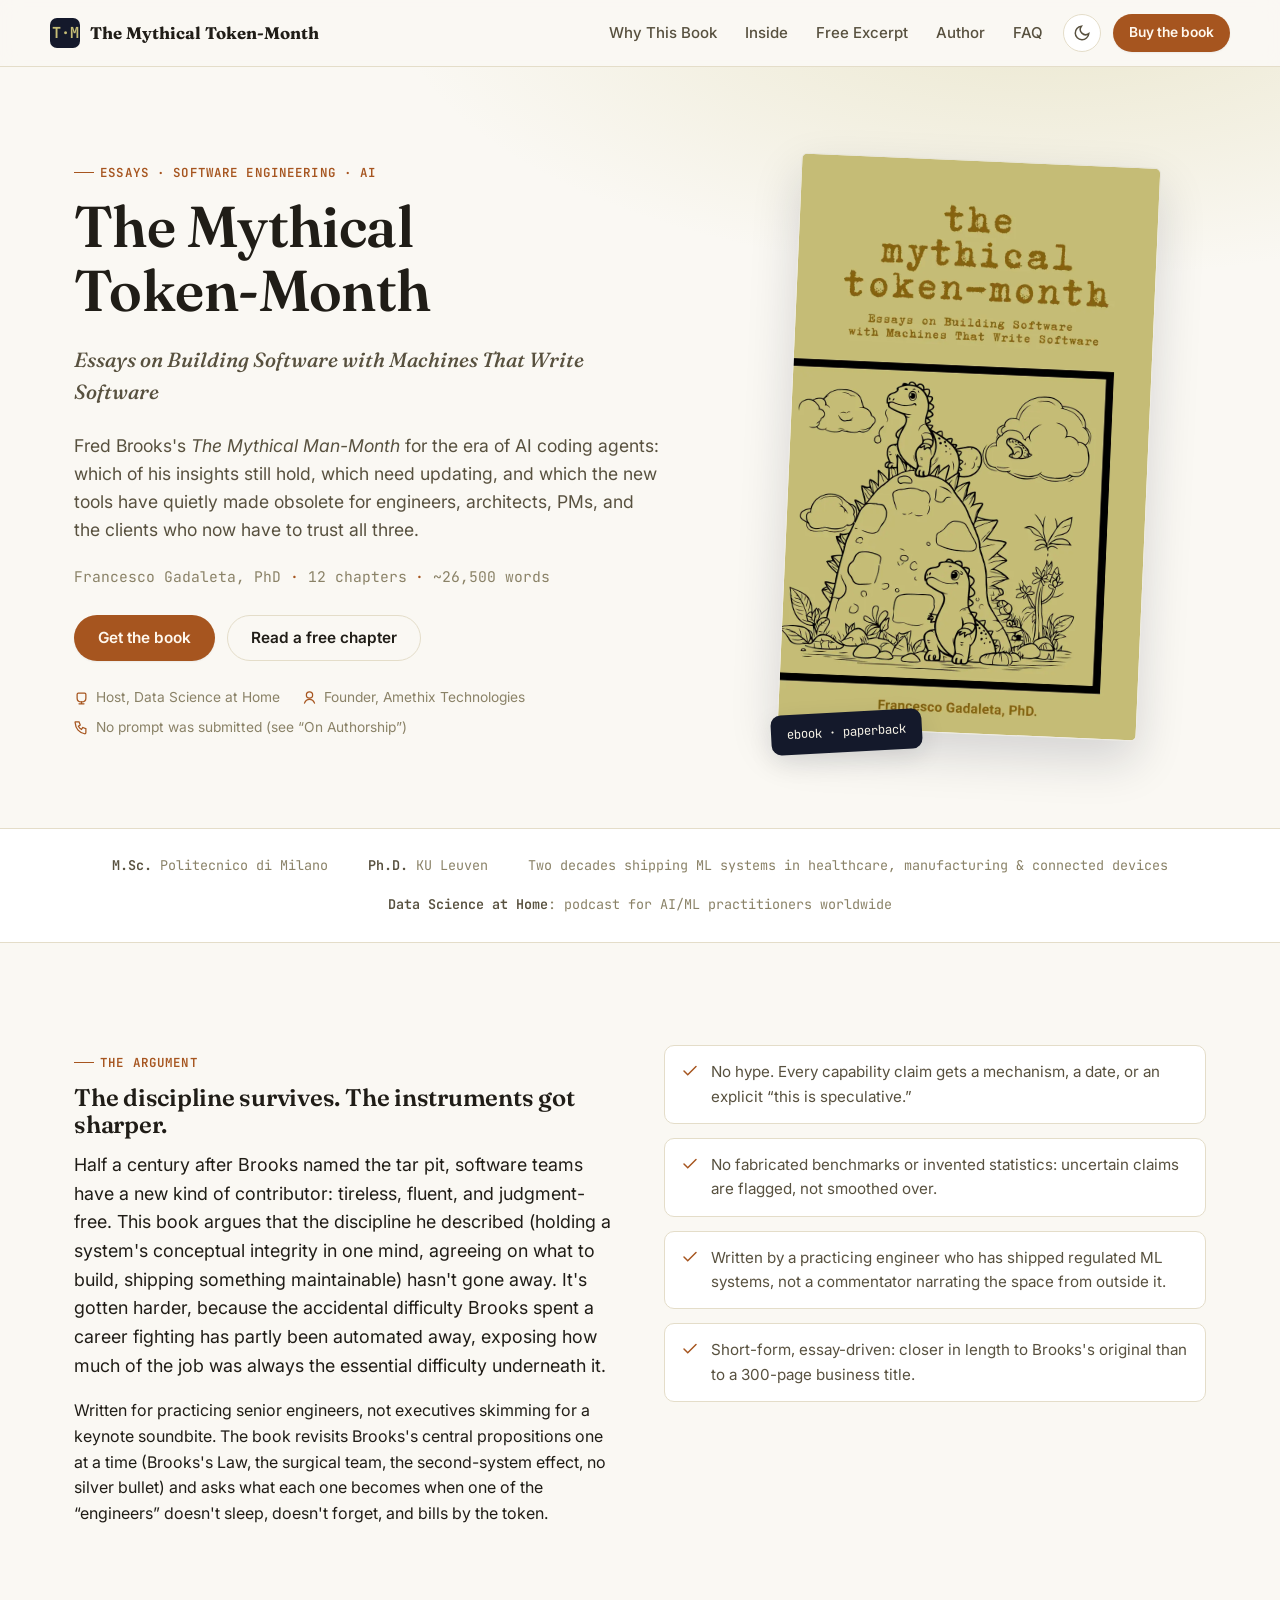
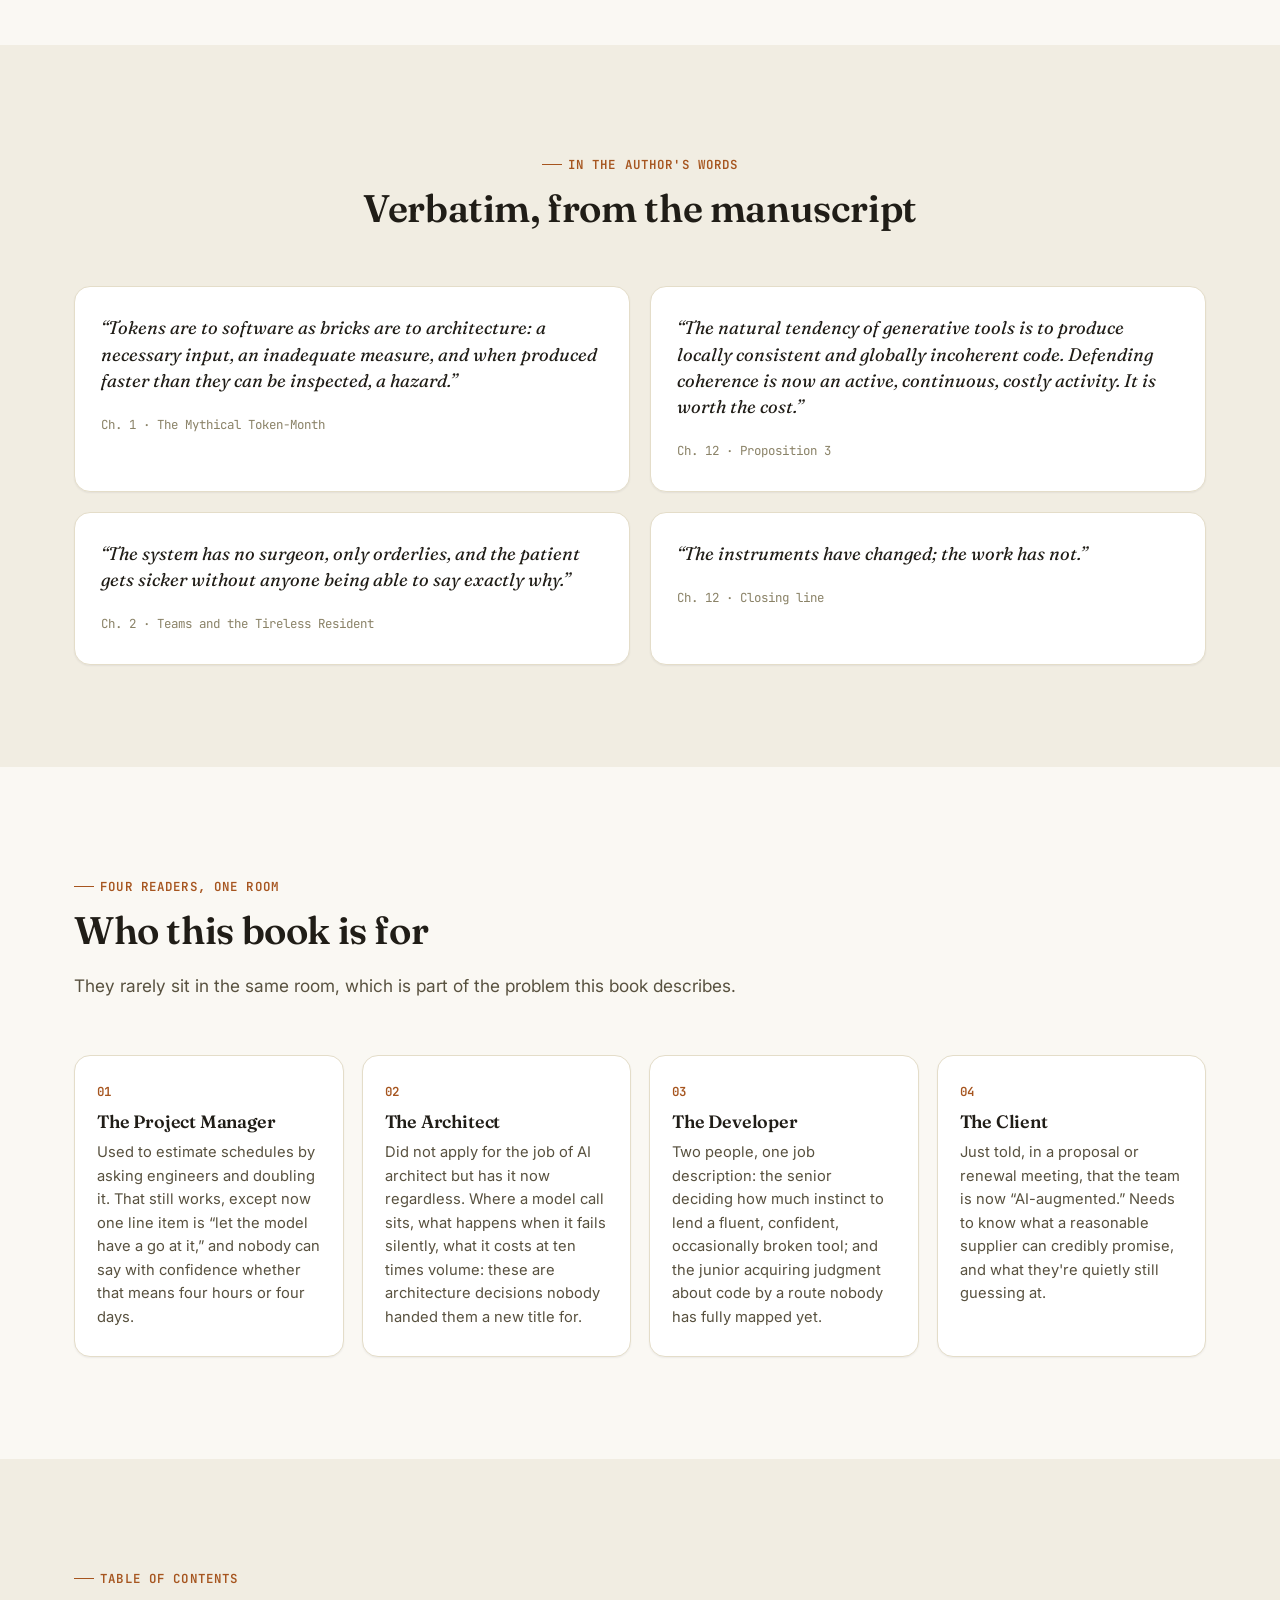
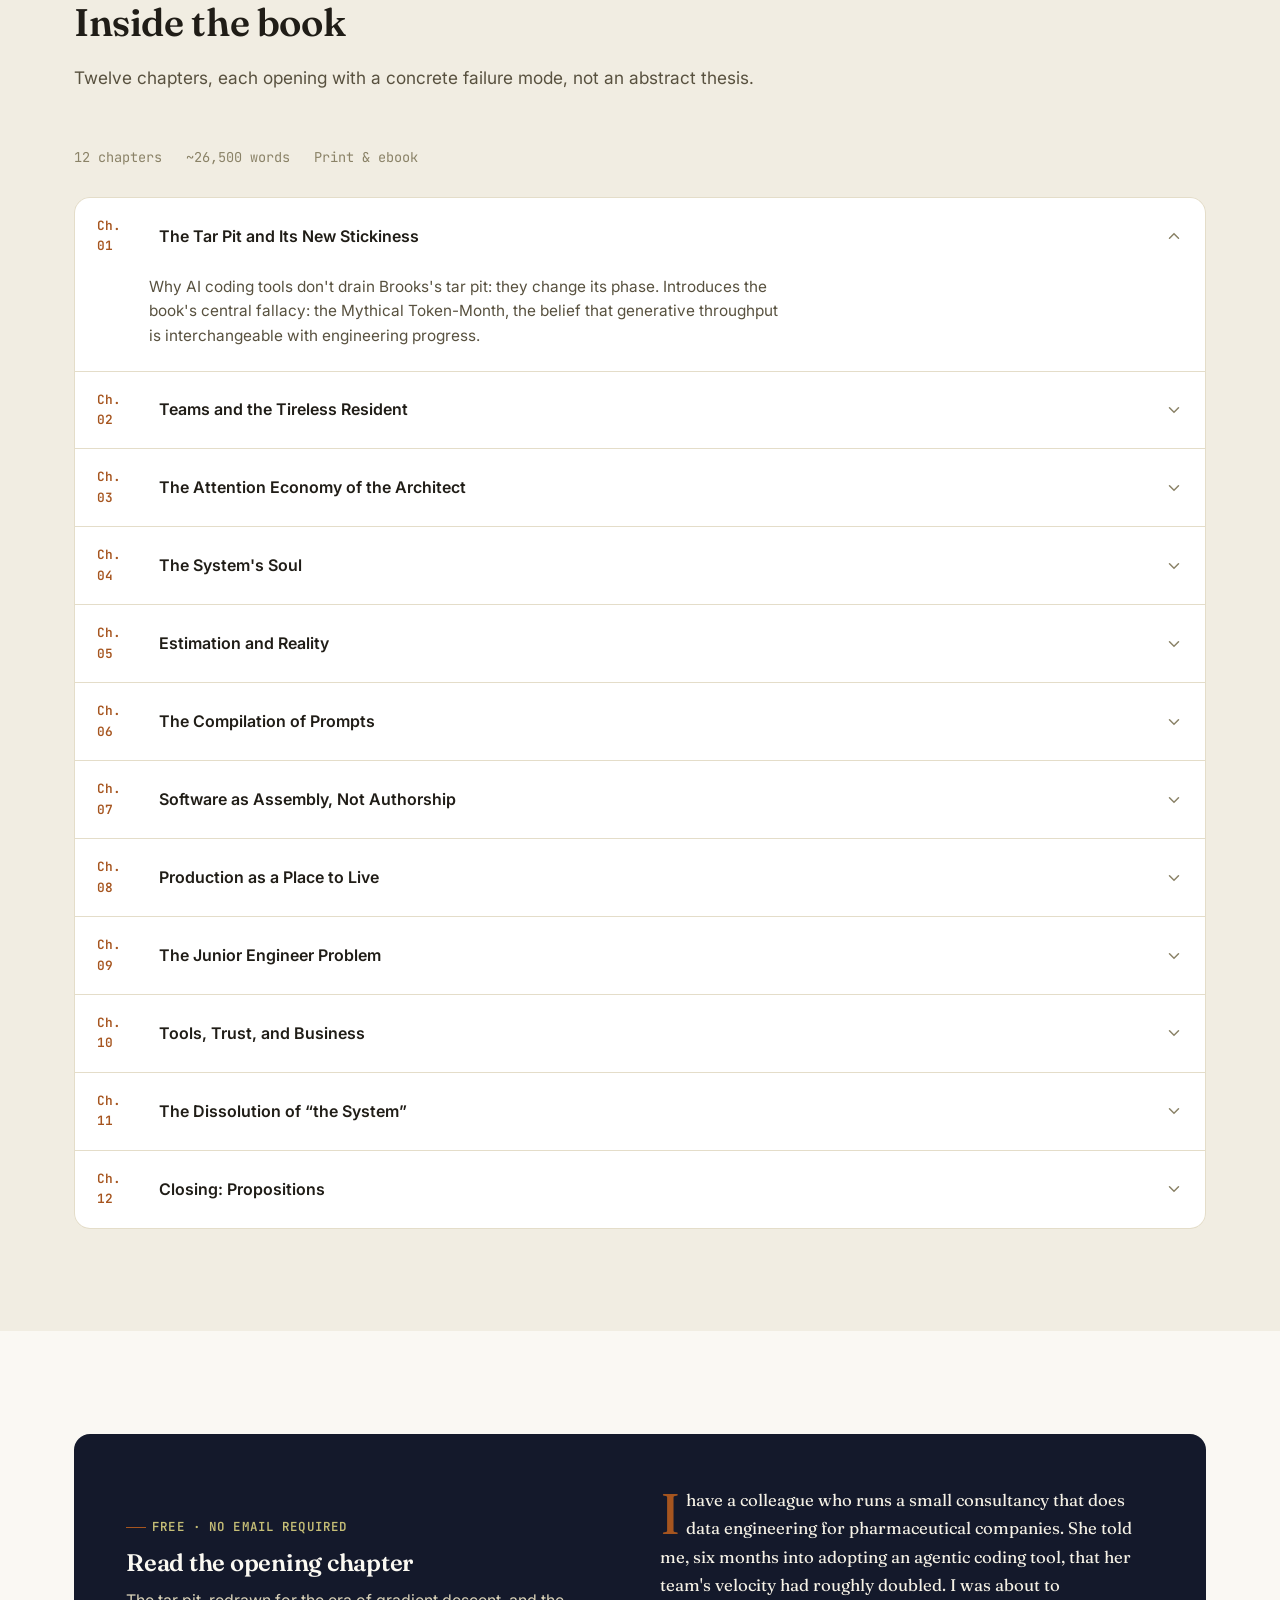
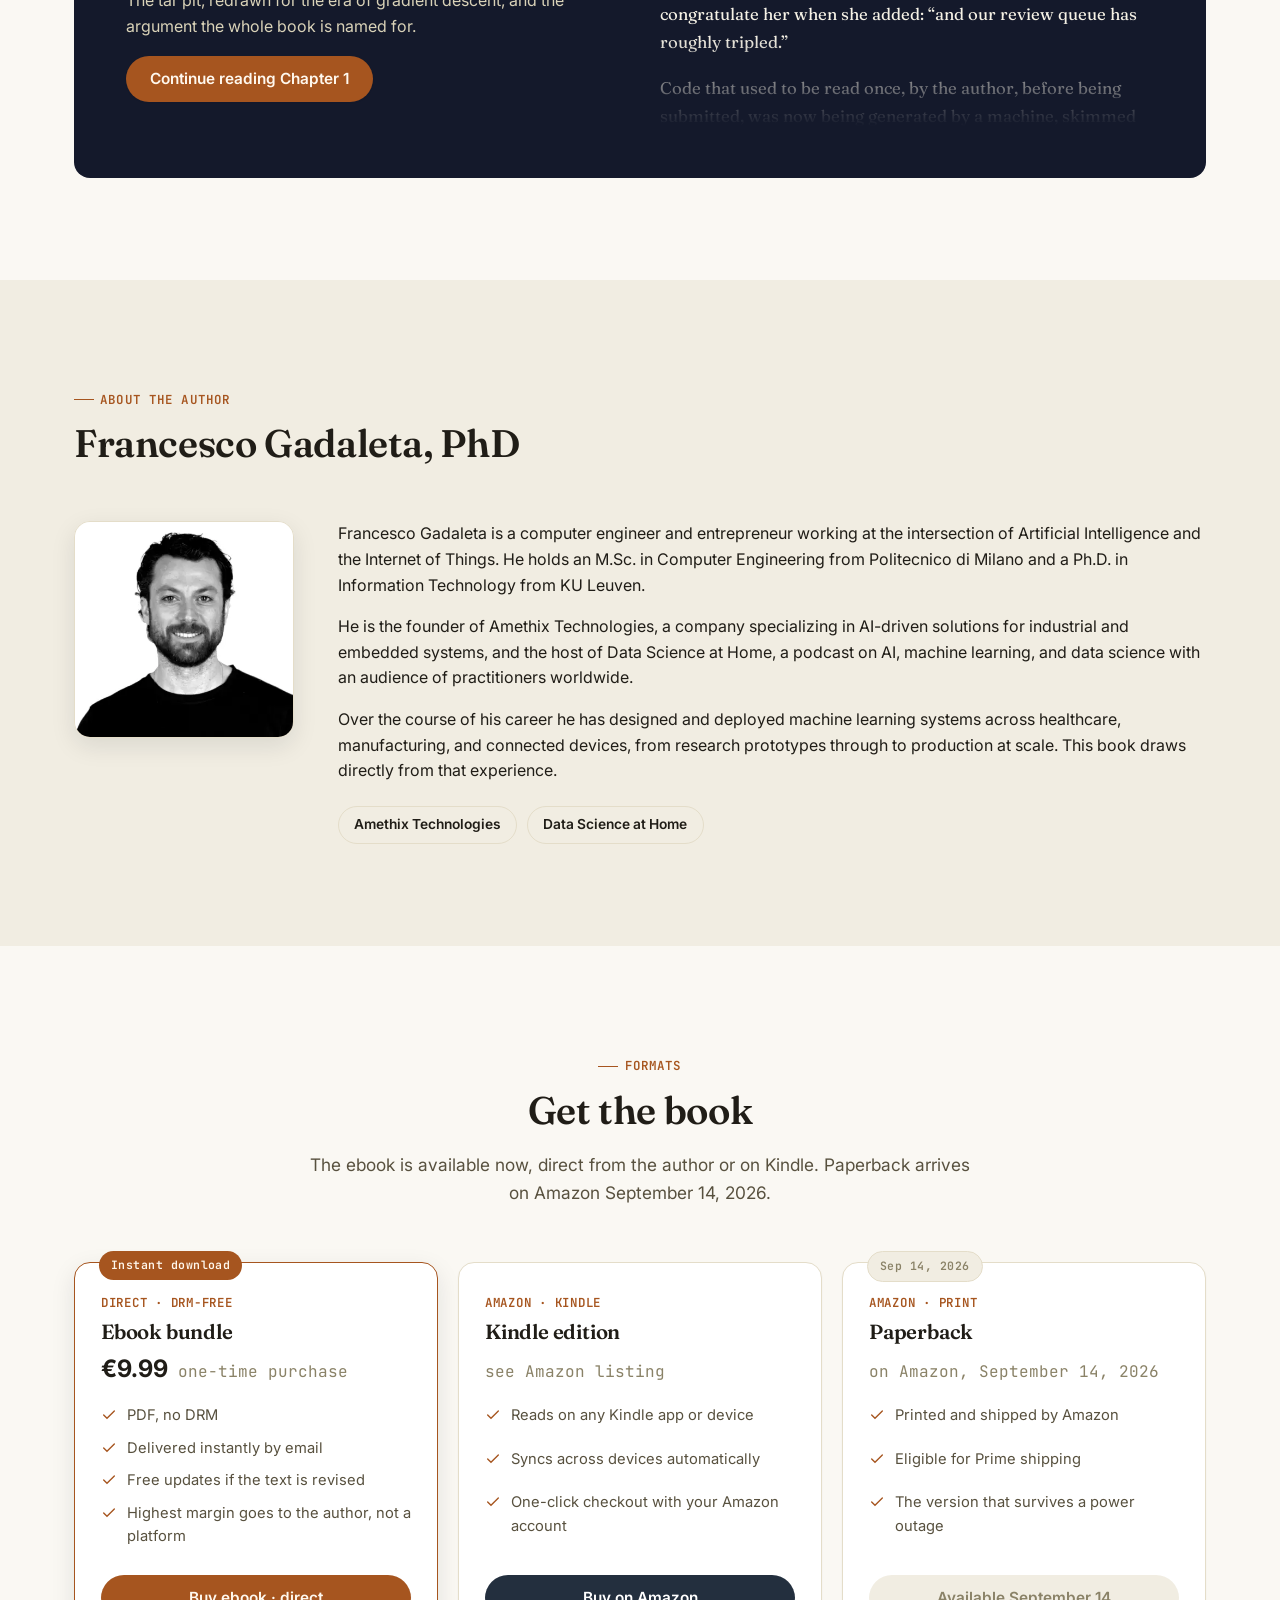
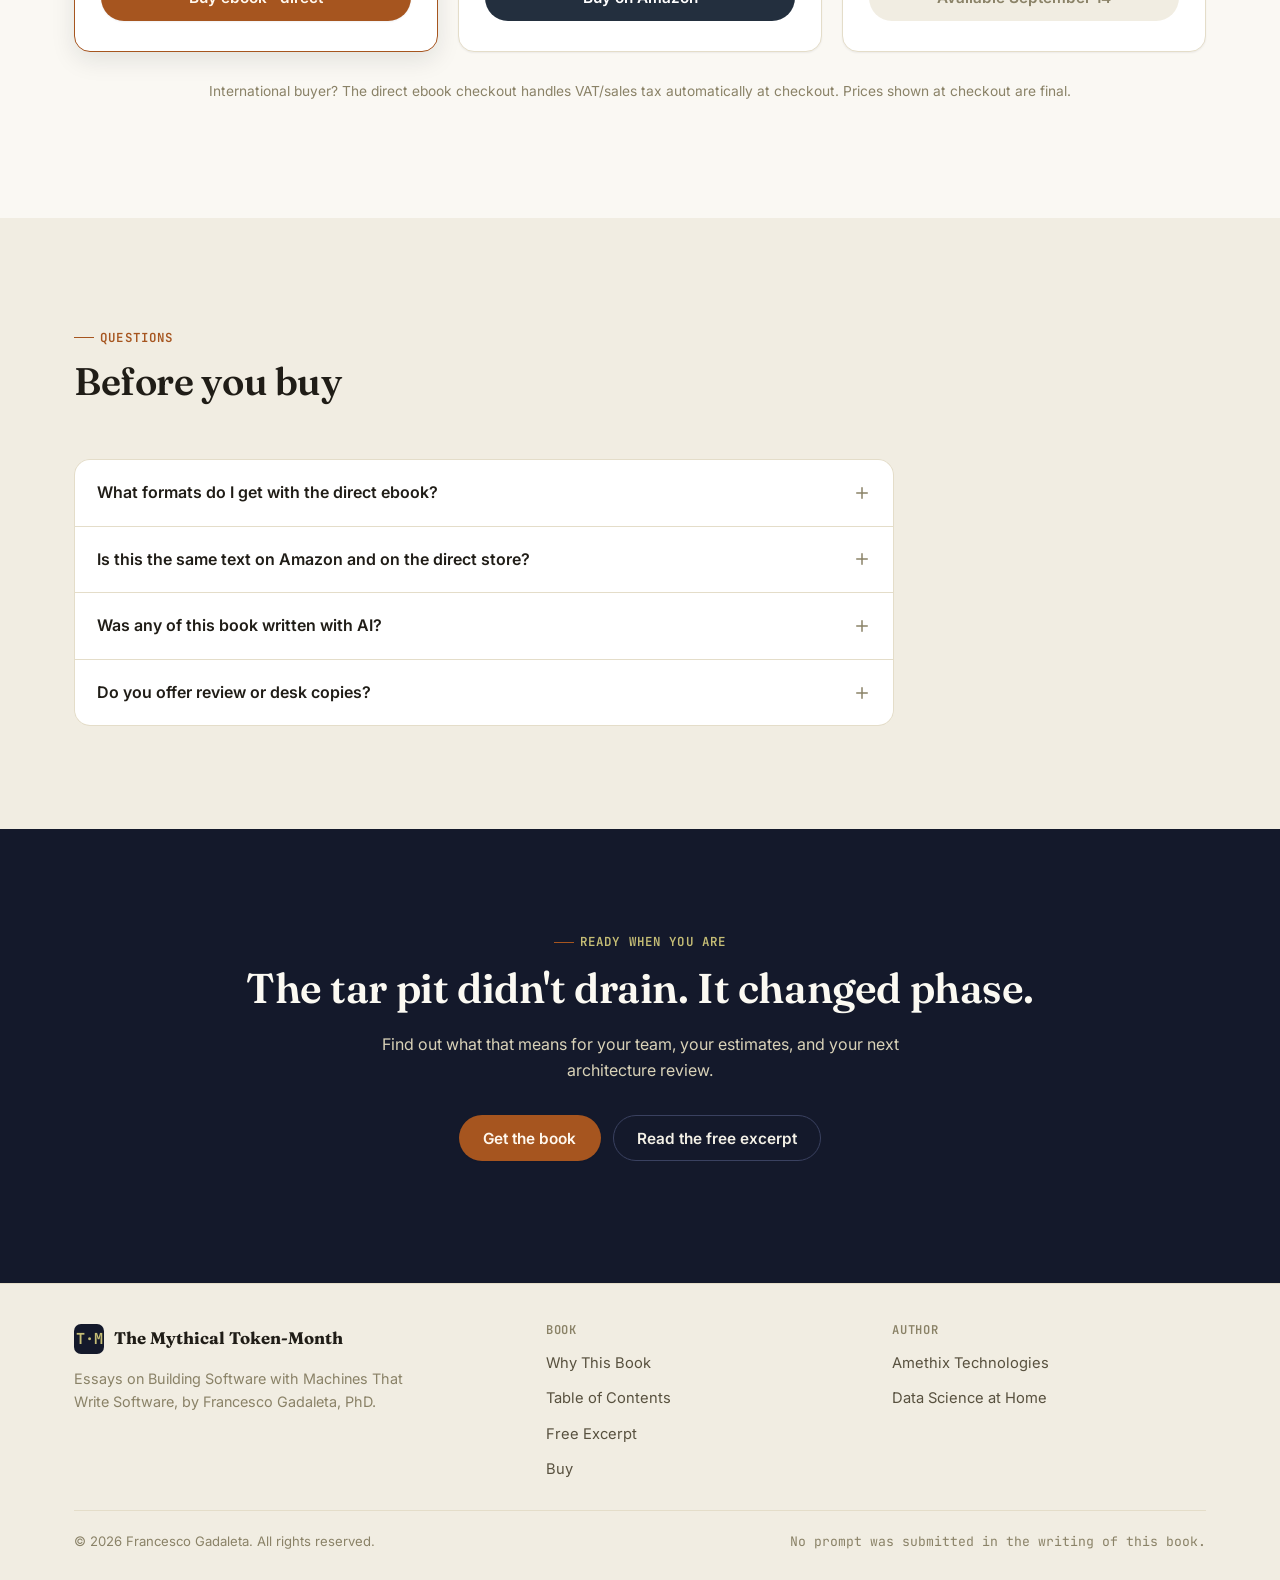
<file: index.html>
<!doctype html>
<html lang="en">
<head>
<meta charset="utf-8">
<meta name="viewport" content="width=device-width, initial-scale=1">
<title>The Mythical Token-Month: Essays on Building Software with Machines That Write Software</title>
<meta name="description" content="Fred Brooks's The Mythical Man-Month, revisited for the era of AI coding agents. For engineers, architects, PMs, and the clients who now have to trust all three. By Francesco Gadaleta, PhD.">

<!-- Open Graph / social preview -->
<meta property="og:type" content="book">
<meta property="og:title" content="The Mythical Token-Month: Essays on Building Software with Machines That Write Software">
<meta property="og:description" content="Fred Brooks's The Mythical Man-Month, revisited for the era of AI coding agents. Which of his insights still hold, which need updating, and which the new tools have quietly made obsolete.">
<meta property="og:image" content="https://mythicaltokenmonth.com/assets/og-image.jpg">
<meta property="og:url" content="https://mythicaltokenmonth.com/">
<meta name="twitter:card" content="summary_large_image">
<meta name="twitter:title" content="The Mythical Token-Month">
<meta name="twitter:description" content="Fred Brooks's The Mythical Man-Month, revisited for the era of AI coding agents.">
<meta name="twitter:image" content="https://mythicaltokenmonth.com/assets/og-image.jpg">

<!-- Book structured data for search -->
<script type="application/ld+json">
{
  "@context": "https://schema.org",
  "@type": "Book",
  "name": "The Mythical Token-Month",
  "alternateName": "Essays on Building Software with Machines That Write Software",
  "author": { "@type": "Person", "name": "Francesco Gadaleta" },
  "inLanguage": "en",
  "genre": "Software Engineering / Technology",
  "description": "Fred Brooks's The Mythical Man-Month, revisited for the era of AI coding agents. For engineers, architects, PMs, and the clients who now have to trust all three."
}
</script>

<link rel="icon" href="data:image/svg+xml,%3Csvg xmlns='http://www.w3.org/2000/svg' viewBox='0 0 100 100'%3E%3Crect width='100' height='100' rx='20' fill='%2314192b'/%3E%3Ctext x='50' y='68' font-size='58' text-anchor='middle' fill='%23c6be76' font-family='monospace' font-weight='700'%3ET%3C/text%3E%3C/svg%3E">
<link rel="stylesheet" href="css/style.css">
</head>
<body>

<!-- ============================== HEADER ============================== -->
<header class="site-header">
  <div class="container nav">
    <a href="#top" class="brand"><span class="mark">T·M</span><span class="brand-text">The Mythical Token&#8209;Month</span></a>

    <nav class="nav-links">
      <a href="#why">Why This Book</a>
      <a href="#inside">Inside</a>
      <a href="#excerpt">Free Excerpt</a>
      <a href="#author">Author</a>
      <a href="#faq">FAQ</a>
    </nav>

    <div class="nav-actions">
      <button class="theme-toggle" id="themeToggle" aria-label="Toggle dark mode" type="button">
        <svg class="icon-moon" viewBox="0 0 24 24" fill="none" stroke="currentColor" stroke-width="2" stroke-linecap="round"><path d="M21 12.8A9 9 0 1 1 11.2 3 7 7 0 0 0 21 12.8Z"/></svg>
        <svg class="icon-sun" viewBox="0 0 24 24" fill="none" stroke="currentColor" stroke-width="2" stroke-linecap="round"><circle cx="12" cy="12" r="4"/><path d="M12 2v2M12 20v2M4.9 4.9l1.4 1.4M17.7 17.7l1.4 1.4M2 12h2M20 12h2M4.9 19.1l1.4-1.4M17.7 6.3l1.4-1.4"/></svg>
      </button>
      <a href="#buy" class="btn btn-primary btn-sm nav-buy">Buy the book</a>
      <button class="nav-toggle" id="navToggle" aria-label="Open menu" type="button">
        <svg viewBox="0 0 24 24" fill="none" stroke="currentColor" stroke-width="2" stroke-linecap="round"><path d="M3 6h18M3 12h18M3 18h18"/></svg>
      </button>
    </div>
  </div>
  <div class="mobile-menu container" id="mobileMenu">
    <a href="#why">Why This Book</a>
    <a href="#inside">Inside</a>
    <a href="#excerpt">Free Excerpt</a>
    <a href="#author">Author</a>
    <a href="#faq">FAQ</a>
    <a href="#buy" class="btn btn-primary btn-block">Buy the book</a>
  </div>
</header>

<main id="top">

  <!-- ============================== HERO ============================== -->
  <section class="hero">
    <div class="container">
      <div class="hero-copy">
        <span class="kicker">Essays &middot; Software Engineering &middot; AI</span>
        <h1>The Mythical<br>Token&#8209;Month</h1>
        <p class="subtitle">Essays on Building Software with Machines That Write Software</p>
        <p class="hero-pitch">Fred Brooks's <em>The Mythical Man-Month</em> for the era of AI coding agents: which of his insights still hold, which need updating, and which the new tools have quietly made obsolete for engineers, architects, PMs, and the clients who now have to trust all three.</p>

        <div class="byline">
          <span>Francesco Gadaleta, PhD</span>
          <span class="dot">&middot;</span>
          <span>12 chapters</span>
          <span class="dot">&middot;</span>
          <span>~26,500 words</span>
        </div>

        <div class="hero-ctas">
          <a href="#buy" class="btn btn-primary">Get the book</a>
          <a href="#excerpt" class="btn btn-ghost">Read a free chapter</a>
        </div>

        <div class="hero-trust">
          <span><svg viewBox="0 0 24 24" fill="none" stroke="currentColor" stroke-width="2" stroke-linecap="round"><path d="M12 19c-4 0-7-2-7-6V7a2 2 0 0 1 2-2h10a2 2 0 0 1 2 2v6c0 4-3 6-7 6Z"/><path d="M12 19v3M8 22h8"/></svg>Host, Data Science at Home</span>
          <span><svg viewBox="0 0 24 24" fill="none" stroke="currentColor" stroke-width="2" stroke-linecap="round"><circle cx="12" cy="8" r="5"/><path d="M4 21c1.5-4 5-6 8-6s6.5 2 8 6"/></svg>Founder, Amethix Technologies</span>
          <span><svg viewBox="0 0 24 24" fill="none" stroke="currentColor" stroke-width="2" stroke-linecap="round"><path d="M2 3h6l2 5-3 2a11 11 0 0 0 5 5l2-3 5 2v6a2 2 0 0 1-2 2A18 18 0 0 1 2 5a2 2 0 0 1 0-2Z"/></svg>No prompt was submitted (see &ldquo;On Authorship&rdquo;)</span>
        </div>
      </div>

      <div class="hero-art">
        <div class="book-stack">
          <picture>
            <source srcset="assets/cover.webp" type="image/webp">
            <img src="assets/cover.jpg" alt="Cover of The Mythical Token-Month by Francesco Gadaleta" width="900" height="1436">
          </picture>
          <div class="format-pill">ebook &middot; paperback</div>
        </div>
      </div>
    </div>
  </section>

  <!-- ============================== CREDIBILITY BAR ============================== -->
  <div class="credibility">
    <div class="container">
      <span><strong>M.Sc.</strong> Politecnico di Milano</span>
      <span><strong>Ph.D.</strong> KU Leuven</span>
      <span>Two decades shipping ML systems in healthcare, manufacturing &amp; connected devices</span>
      <span><strong>Data Science at Home</strong>: podcast for AI/ML practitioners worldwide</span>
    </div>
  </div>

  <!-- ============================== WHY THIS BOOK ============================== -->
  <section class="section" id="why">
    <div class="container why-layout">
      <div>
        <span class="kicker">The argument</span>
        <h2>The discipline survives. The instruments got sharper.</h2>
        <p class="lede">Half a century after Brooks named the tar pit, software teams have a new kind of contributor: tireless, fluent, and judgment-free. This book argues that the discipline he described (holding a system's conceptual integrity in one mind, agreeing on what to build, shipping something maintainable) hasn't gone away. It's gotten harder, because the accidental difficulty Brooks spent a career fighting has partly been automated away, exposing how much of the job was always the essential difficulty underneath it.</p>
        <p>Written for practicing senior engineers, not executives skimming for a keynote soundbite. The book revisits Brooks's central propositions one at a time (Brooks's Law, the surgical team, the second-system effect, no silver bullet) and asks what each one becomes when one of the &ldquo;engineers&rdquo; doesn't sleep, doesn't forget, and bills by the token.</p>
      </div>
      <ul class="stance-list">
        <li><svg viewBox="0 0 24 24" fill="none" stroke="currentColor" stroke-width="2" stroke-linecap="round"><path d="M20 6 9 17l-5-5"/></svg>No hype. Every capability claim gets a mechanism, a date, or an explicit &ldquo;this is speculative.&rdquo;</li>
        <li><svg viewBox="0 0 24 24" fill="none" stroke="currentColor" stroke-width="2" stroke-linecap="round"><path d="M20 6 9 17l-5-5"/></svg>No fabricated benchmarks or invented statistics: uncertain claims are flagged, not smoothed over.</li>
        <li><svg viewBox="0 0 24 24" fill="none" stroke="currentColor" stroke-width="2" stroke-linecap="round"><path d="M20 6 9 17l-5-5"/></svg>Written by a practicing engineer who has shipped regulated ML systems, not a commentator narrating the space from outside it.</li>
        <li><svg viewBox="0 0 24 24" fill="none" stroke="currentColor" stroke-width="2" stroke-linecap="round"><path d="M20 6 9 17l-5-5"/></svg>Short-form, essay-driven: closer in length to Brooks's original than to a 300-page business title.</li>
      </ul>
    </div>
  </section>

  <!-- ============================== PULL QUOTES ============================== -->
  <section class="section section-alt">
    <div class="container">
      <div class="section-head center" style="margin-left:auto;margin-right:auto;">
        <span class="kicker" style="justify-content:center;">In the author's words</span>
        <h2>Verbatim, from the manuscript</h2>
      </div>
      <div class="quote-grid">
        <div class="quote-card">
          <blockquote>&ldquo;Tokens are to software as bricks are to architecture: a necessary input, an inadequate measure, and when produced faster than they can be inspected, a hazard.&rdquo;</blockquote>
          <cite>Ch. 1 &middot; The Mythical Token-Month</cite>
        </div>
        <div class="quote-card">
          <blockquote>&ldquo;The natural tendency of generative tools is to produce locally consistent and globally incoherent code. Defending coherence is now an active, continuous, costly activity. It is worth the cost.&rdquo;</blockquote>
          <cite>Ch. 12 &middot; Proposition 3</cite>
        </div>
        <div class="quote-card">
          <blockquote>&ldquo;The system has no surgeon, only orderlies, and the patient gets sicker without anyone being able to say exactly why.&rdquo;</blockquote>
          <cite>Ch. 2 &middot; Teams and the Tireless Resident</cite>
        </div>
        <div class="quote-card">
          <blockquote>&ldquo;The instruments have changed; the work has not.&rdquo;</blockquote>
          <cite>Ch. 12 &middot; Closing line</cite>
        </div>
      </div>
    </div>
  </section>

  <!-- ============================== WHO IT'S FOR ============================== -->
  <section class="section" id="who">
    <div class="container">
      <div class="section-head">
        <span class="kicker">Four readers, one room</span>
        <h2>Who this book is for</h2>
        <p class="lede">They rarely sit in the same room, which is part of the problem this book describes.</p>
      </div>
      <div class="persona-grid">
        <div class="persona-card">
          <span class="num">01</span>
          <h3>The Project Manager</h3>
          <p>Used to estimate schedules by asking engineers and doubling it. That still works, except now one line item is &ldquo;let the model have a go at it,&rdquo; and nobody can say with confidence whether that means four hours or four days.</p>
        </div>
        <div class="persona-card">
          <span class="num">02</span>
          <h3>The Architect</h3>
          <p>Did not apply for the job of AI architect but has it now regardless. Where a model call sits, what happens when it fails silently, what it costs at ten times volume: these are architecture decisions nobody handed them a new title for.</p>
        </div>
        <div class="persona-card">
          <span class="num">03</span>
          <h3>The Developer</h3>
          <p>Two people, one job description: the senior deciding how much instinct to lend a fluent, confident, occasionally broken tool; and the junior acquiring judgment about code by a route nobody has fully mapped yet.</p>
        </div>
        <div class="persona-card">
          <span class="num">04</span>
          <h3>The Client</h3>
          <p>Just told, in a proposal or renewal meeting, that the team is now &ldquo;AI-augmented.&rdquo; Needs to know what a reasonable supplier can credibly promise, and what they're quietly still guessing at.</p>
        </div>
      </div>
    </div>
  </section>

  <!-- ============================== INSIDE THE BOOK / TOC ============================== -->
  <section class="section section-alt" id="inside">
    <div class="container">
      <div class="section-head">
        <span class="kicker">Table of contents</span>
        <h2>Inside the book</h2>
        <p class="lede">Twelve chapters, each opening with a concrete failure mode, not an abstract thesis.</p>
      </div>
      <div class="toc-meta">
        <span>12 chapters</span>
        <span>~26,500 words</span>
        <span>Print &amp; ebook</span>
      </div>

      <div class="toc-list">
        <details class="toc-item" open>
          <summary><span class="chno">Ch. 01</span><span class="chtitle">The Tar Pit and Its New Stickiness</span><svg class="chev" viewBox="0 0 24 24" fill="none" stroke="currentColor" stroke-width="2" stroke-linecap="round"><path d="m6 9 6 6 6-6"/></svg></summary>
          <div class="chbody">Why AI coding tools don't drain Brooks's tar pit: they change its phase. Introduces the book's central fallacy: the Mythical Token-Month, the belief that generative throughput is interchangeable with engineering progress.</div>
        </details>
        <details class="toc-item">
          <summary><span class="chno">Ch. 02</span><span class="chtitle">Teams and the Tireless Resident</span><svg class="chev" viewBox="0 0 24 24" fill="none" stroke="currentColor" stroke-width="2" stroke-linecap="round"><path d="m6 9 6 6 6-6"/></svg></summary>
          <div class="chbody">Brooks's surgical team, restaffed with a resident who never sleeps, never forgets, and has no judgment about which operations are wise.</div>
        </details>
        <details class="toc-item">
          <summary><span class="chno">Ch. 03</span><span class="chtitle">The Attention Economy of the Architect</span><svg class="chev" viewBox="0 0 24 24" fill="none" stroke="currentColor" stroke-width="2" stroke-linecap="round"><path d="m6 9 6 6 6-6"/></svg></summary>
          <div class="chbody">The architect's scarce resource was never time. It was uninterrupted attention. AI tools are, ambiguously, both a relief and a new interlocutor.</div>
        </details>
        <details class="toc-item">
          <summary><span class="chno">Ch. 04</span><span class="chtitle">The System's Soul</span><svg class="chev" viewBox="0 0 24 24" fill="none" stroke="currentColor" stroke-width="2" stroke-linecap="round"><path d="m6 9 6 6 6-6"/></svg></summary>
          <div class="chbody">Defending conceptual integrity when generation makes code cheap and coherence expensive.<blockquote>&ldquo;AI components should be islands in a sea of code, not the other way around.&rdquo;</blockquote></div>
        </details>
        <details class="toc-item">
          <summary><span class="chno">Ch. 05</span><span class="chtitle">Estimation and Reality</span><svg class="chev" viewBox="0 0 24 24" fill="none" stroke="currentColor" stroke-width="2" stroke-linecap="round"><path d="m6 9 6 6 6-6"/></svg></summary>
          <div class="chbody">Calling the shot when one team member's throughput varies by prompt, by day, by which model the vendor quietly swapped in behind the same API endpoint.</div>
        </details>
        <details class="toc-item">
          <summary><span class="chno">Ch. 06</span><span class="chtitle">The Compilation of Prompts</span><svg class="chev" viewBox="0 0 24 24" fill="none" stroke="currentColor" stroke-width="2" stroke-linecap="round"><path d="m6 9 6 6 6-6"/></svg></summary>
          <div class="chbody">Why the CI/CD pipeline (fast, deterministic, pass/fail) breaks down for systems that include language models, and what eval-driven development has to do instead.</div>
        </details>
        <details class="toc-item">
          <summary><span class="chno">Ch. 07</span><span class="chtitle">Software as Assembly, Not Authorship</span><svg class="chev" viewBox="0 0 24 24" fill="none" stroke="currentColor" stroke-width="2" stroke-linecap="round"><path d="m6 9 6 6 6-6"/></svg></summary>
          <div class="chbody">Open source already turned engineers into curators of other people's code. AI finishes the job. The discipline this requires is taught nowhere formally.</div>
        </details>
        <details class="toc-item">
          <summary><span class="chno">Ch. 08</span><span class="chtitle">Production as a Place to Live</span><svg class="chev" viewBox="0 0 24 24" fill="none" stroke="currentColor" stroke-width="2" stroke-linecap="round"><path d="m6 9 6 6 6-6"/></svg></summary>
          <div class="chbody">Brooks's clean ship event has dissolved into a continuous gradient of canaries, flags, and rollbacks with no discrete moment left between building and maintaining.</div>
        </details>
        <details class="toc-item">
          <summary><span class="chno">Ch. 09</span><span class="chtitle">The Junior Engineer Problem</span><svg class="chev" viewBox="0 0 24 24" fill="none" stroke="currentColor" stroke-width="2" stroke-linecap="round"><path d="m6 9 6 6 6-6"/></svg></summary>
          <div class="chbody">Removing the tedious lower rungs of the ladder while quietly expecting the next generation of engineers to still reach the top.</div>
        </details>
        <details class="toc-item">
          <summary><span class="chno">Ch. 10</span><span class="chtitle">Tools, Trust, and Business</span><svg class="chev" viewBox="0 0 24 24" fill="none" stroke="currentColor" stroke-width="2" stroke-linecap="round"><path d="m6 9 6 6 6-6"/></svg></summary>
          <div class="chbody">What a client should expect when a supplier says &ldquo;AI-augmented,&rdquo; and which promises are credible versus quietly still a guess.<blockquote>&ldquo;Confidence is built slowly and lost quickly.&rdquo;</blockquote></div>
        </details>
        <details class="toc-item">
          <summary><span class="chno">Ch. 11</span><span class="chtitle">The Dissolution of &ldquo;the System&rdquo;</span><svg class="chev" viewBox="0 0 24 24" fill="none" stroke="currentColor" stroke-width="2" stroke-linecap="round"><path d="m6 9 6 6 6-6"/></svg></summary>
          <div class="chbody">Brooks could point at OS/360's edges. You can no longer point at yours: it's vendors, model providers, and infrastructure you don't control, stitched together.</div>
        </details>
        <details class="toc-item">
          <summary><span class="chno">Ch. 12</span><span class="chtitle">Closing: Propositions</span><svg class="chev" viewBox="0 0 24 24" fill="none" stroke="currentColor" stroke-width="2" stroke-linecap="round"><path d="m6 9 6 6 6-6"/></svg></summary>
          <div class="chbody">Fifteen closing claims, in the spirit of Brooks's own twenty-year retrospective: offered as current best beliefs, not proven theorems.<blockquote>&ldquo;The skills of the senior engineer of 1995 are the skills of the senior engineer of 2026, in greater demand, with greater leverage, and with greater responsibility.&rdquo;</blockquote></div>
        </details>
      </div>
    </div>
  </section>

  <!-- ============================== EXCERPT ============================== -->
  <section class="section" id="excerpt">
    <div class="container">
      <div class="excerpt-panel">
        <div>
          <span class="kicker" style="color:var(--khaki);">Free &middot; no email required</span>
          <h2>Read the opening chapter</h2>
          <p class="lede">The tar pit, redrawn for the era of gradient descent, and the argument the whole book is named for.</p>
          <a href="excerpt.html" class="btn btn-primary">Continue reading Chapter 1</a>
        </div>
        <div class="excerpt-body excerpt-fade">
          <p>I have a colleague who runs a small consultancy that does data engineering for pharmaceutical companies. She told me, six months into adopting an agentic coding tool, that her team's velocity had roughly doubled. I was about to congratulate her when she added: &ldquo;and our review queue has roughly tripled.&rdquo;</p>
          <p>Code that used to be read once, by the author, before being submitted, was now being generated by a machine, skimmed by the author, submitted, reviewed by a peer, returned with comments, regenerated by the machine, re-skimmed, re-submitted, and re-reviewed. The number of lines committed had risen. The number of lines understood had not, and may have fallen.</p>
          <p>Brooks opened his book with the image of the tar pits of the Pleistocene. Great beasts thrashed there; the more they thrashed, the more deeply they sank&hellip;</p>
        </div>
      </div>
    </div>
  </section>

  <!-- ============================== AUTHOR ============================== -->
  <section class="section section-alt" id="author">
    <div class="container">
      <div class="section-head">
        <span class="kicker">About the author</span>
        <h2>Francesco Gadaleta, PhD</h2>
      </div>
      <div class="author-layout">
        <div class="author-photo">
          <picture>
            <source srcset="assets/author.webp" type="image/webp">
            <img src="assets/author.jpg" alt="Portrait of Francesco Gadaleta" width="400" height="394">
          </picture>
        </div>
        <div>
          <p>Francesco Gadaleta is a computer engineer and entrepreneur working at the intersection of Artificial Intelligence and the Internet of Things. He holds an M.Sc. in Computer Engineering from Politecnico di Milano and a Ph.D. in Information Technology from KU Leuven.</p>
          <p>He is the founder of <a href="https://amethix.com" target="_blank" rel="noopener">Amethix Technologies</a>, a company specializing in AI-driven solutions for industrial and embedded systems, and the host of <a href="https://datascienceathome.com" target="_blank" rel="noopener">Data Science at Home</a>, a podcast on AI, machine learning, and data science with an audience of practitioners worldwide.</p>
          <p>Over the course of his career he has designed and deployed machine learning systems across healthcare, manufacturing, and connected devices, from research prototypes through to production at scale. This book draws directly from that experience.</p>
          <div class="author-links">
            <a href="https://amethix.com" target="_blank" rel="noopener" class="btn btn-ghost btn-sm">Amethix Technologies</a>
            <a href="https://datascienceathome.com" target="_blank" rel="noopener" class="btn btn-ghost btn-sm">Data Science at Home</a>
          </div>
        </div>
      </div>
    </div>
  </section>

  <!-- ============================== BUY ============================== -->
  <section class="section" id="buy">
    <div class="container">
      <div class="section-head center">
        <span class="kicker" style="justify-content:center;">Formats</span>
        <h2>Get the book</h2>
        <p class="lede">The ebook is available now, direct from the author or on Kindle. Paperback arrives on Amazon September 14, 2026.</p>
      </div>

      <div class="buy-grid">
        <!-- Direct ebook: primary conversion path -->
        <div class="buy-card featured">
          <span class="ribbon">Instant download</span>
          <span class="format">Direct &middot; DRM-free</span>
          <h3>Ebook bundle</h3>
          <div class="price"><strong>&euro;9.99</strong> <span>one-time purchase</span></div>
          <ul>
            <li><svg viewBox="0 0 24 24" fill="none" stroke="currentColor" stroke-width="2" stroke-linecap="round"><path d="M20 6 9 17l-5-5"/></svg>PDF, no DRM</li>
            <li><svg viewBox="0 0 24 24" fill="none" stroke="currentColor" stroke-width="2" stroke-linecap="round"><path d="M20 6 9 17l-5-5"/></svg>Delivered instantly by email</li>
            <li><svg viewBox="0 0 24 24" fill="none" stroke="currentColor" stroke-width="2" stroke-linecap="round"><path d="M20 6 9 17l-5-5"/></svg>Free updates if the text is revised</li>
            <li><svg viewBox="0 0 24 24" fill="none" stroke="currentColor" stroke-width="2" stroke-linecap="round"><path d="M20 6 9 17l-5-5"/></svg>Highest margin goes to the author, not a platform</li>
          </ul>
          <a href="https://mythicaltokenmonth.lemonsqueezy.com/checkout/buy/a75aca61-41b0-43e2-a6b2-b0e1a1bf45da?embed=1" class="btn btn-primary btn-block lemonsqueezy-button" data-buy="direct-ebook">Buy ebook &middot; direct</a>
        </div>

        <!-- Amazon Kindle -->
        <div class="buy-card">
          <span class="format">Amazon &middot; Kindle</span>
          <h3>Kindle edition</h3>
          <div class="price"><strong></strong> <span>see Amazon listing</span></div>
          <ul>
            <li><svg viewBox="0 0 24 24" fill="none" stroke="currentColor" stroke-width="2" stroke-linecap="round"><path d="M20 6 9 17l-5-5"/></svg>Reads on any Kindle app or device</li>
            <li><svg viewBox="0 0 24 24" fill="none" stroke="currentColor" stroke-width="2" stroke-linecap="round"><path d="M20 6 9 17l-5-5"/></svg>Syncs across devices automatically</li>
            <li><svg viewBox="0 0 24 24" fill="none" stroke="currentColor" stroke-width="2" stroke-linecap="round"><path d="M20 6 9 17l-5-5"/></svg>One-click checkout with your Amazon account</li>
          </ul>
          <a href="https://www.amazon.com/dp/B0HFT2H7HV" class="btn btn-amazon btn-block" data-buy="amazon-kindle" target="_blank" rel="noopener">Buy on Amazon</a>
        </div>

        <!-- Amazon Paperback -->
        <div class="buy-card">
          <span class="ribbon ribbon-muted">Sep 14, 2026</span>
          <span class="format">Amazon &middot; Print</span>
          <h3>Paperback</h3>
          <div class="price"><strong></strong> <span>on Amazon, September 14, 2026</span></div>
          <ul>
            <li><svg viewBox="0 0 24 24" fill="none" stroke="currentColor" stroke-width="2" stroke-linecap="round"><path d="M20 6 9 17l-5-5"/></svg>Printed and shipped by Amazon</li>
            <li><svg viewBox="0 0 24 24" fill="none" stroke="currentColor" stroke-width="2" stroke-linecap="round"><path d="M20 6 9 17l-5-5"/></svg>Eligible for Prime shipping</li>
            <li><svg viewBox="0 0 24 24" fill="none" stroke="currentColor" stroke-width="2" stroke-linecap="round"><path d="M20 6 9 17l-5-5"/></svg>The version that survives a power outage</li>
          </ul>
          <!-- CONFIGURE: replace with the live Amazon ASIN link on/after Sep 14, 2026, and remove aria-disabled + the ribbon above. -->
          <span class="btn btn-amazon btn-block" aria-disabled="true">Available September 14</span>
        </div>
      </div>

      <p class="buy-note">International buyer? The direct ebook checkout handles VAT/sales tax automatically at checkout. Prices shown at checkout are final.</p>
    </div>
  </section>

  <!-- ============================== FAQ ============================== -->
  <section class="section section-alt" id="faq">
    <div class="container">
      <div class="section-head">
        <span class="kicker">Questions</span>
        <h2>Before you buy</h2>
      </div>
      <div class="faq-list">
        <details class="faq-item">
          <summary>What formats do I get with the direct ebook?<svg class="chev" viewBox="0 0 24 24" fill="none" stroke="currentColor" stroke-width="2" stroke-linecap="round"><path d="M5 12h14M12 5v14"/></svg></summary>
          <div class="a"><p>PDF, DRM-free, delivered to your email immediately after checkout. Read it on a laptop, a tablet, or a phone. Prefer Kindle? That edition is on Amazon now.</p></div>
        </details>
        <details class="faq-item">
          <summary>Is this the same text on Amazon and on the direct store?<svg class="chev" viewBox="0 0 24 24" fill="none" stroke="currentColor" stroke-width="2" stroke-linecap="round"><path d="M5 12h14M12 5v14"/></svg></summary>
          <div class="a"><p>Yes. Same manuscript, same edition. The only difference is delivery mechanism: an instant PDF download direct from the author, versus Kindle's own format on Amazon.</p></div>
        </details>
        <details class="faq-item">
          <summary>Was any of this book written with AI?<svg class="chev" viewBox="0 0 24 24" fill="none" stroke="currentColor" stroke-width="2" stroke-linecap="round"><path d="M5 12h14M12 5v14"/></svg></summary>
          <div class="a"><p>No. Every sentence was written by the author, one word at a time, in the usual way, then reviewed by native English speakers and copyeditors: the traditional way. No prompt was submitted and no draft was generated for a human to skim and approve: a distinction the book itself argues is not incidental. See the &ldquo;On Authorship&rdquo; note in the front matter.</p></div>
        </details>
        <details class="faq-item">
          <summary>Do you offer review or desk copies?<svg class="chev" viewBox="0 0 24 24" fill="none" stroke="currentColor" stroke-width="2" stroke-linecap="round"><path d="M5 12h14M12 5v14"/></svg></summary>
          <div class="a"><p>For press, podcast, or course-adoption inquiries, reach out via <a href="https://amethix.com" target="_blank" rel="noopener">Amethix Technologies</a> or the <a href="https://datascienceathome.com" target="_blank" rel="noopener">Data Science at Home</a> contact page.</p></div>
        </details>
      </div>
    </div>
  </section>

  <!-- ============================== FOOTER CTA ============================== -->
  <section class="footer-cta">
    <div class="container">
      <span class="kicker" style="justify-content:center;color:var(--khaki);">Ready when you are</span>
      <h2>The tar pit didn't drain. It changed phase.</h2>
      <p class="lede">Find out what that means for your team, your estimates, and your next architecture review.</p>
      <div class="hero-ctas">
        <a href="#buy" class="btn btn-primary">Get the book</a>
        <a href="excerpt.html" class="btn btn-ghost" style="border-color:#3a4160;color:#f3f0e6;">Read the free excerpt</a>
      </div>
    </div>
  </section>

</main>

<!-- ============================== FOOTER ============================== -->
<footer class="site-footer">
  <div class="container">
    <div class="footer-grid">
      <div>
        <a href="#top" class="brand" style="margin-bottom:.8em;display:inline-flex;"><span class="mark">T·M</span><span class="brand-text">The Mythical Token&#8209;Month</span></a>
        <p style="color:var(--text-faint);font-size:0.9rem;max-width:38ch;">Essays on Building Software with Machines That Write Software, by Francesco Gadaleta, PhD.</p>
      </div>
      <div>
        <h4>Book</h4>
        <ul class="footer-links">
          <li><a href="#why">Why This Book</a></li>
          <li><a href="#inside">Table of Contents</a></li>
          <li><a href="excerpt.html">Free Excerpt</a></li>
          <li><a href="#buy">Buy</a></li>
        </ul>
      </div>
      <div>
        <h4>Author</h4>
        <ul class="footer-links">
          <li><a href="https://amethix.com" target="_blank" rel="noopener">Amethix Technologies</a></li>
          <li><a href="https://datascienceathome.com" target="_blank" rel="noopener">Data Science at Home</a></li>
        </ul>
      </div>
    </div>
    <div class="footer-bottom">
      <span>&copy; <span id="year"></span> Francesco Gadaleta. All rights reserved.</span>
      <span class="noai-badge">No prompt was submitted in the writing of this book.</span>
    </div>
  </div>
</footer>

<script src="js/main.js"></script>
<script src="https://assets.lemonsqueezy.com/lemon.js" defer></script>
</body>
</html>
</file>
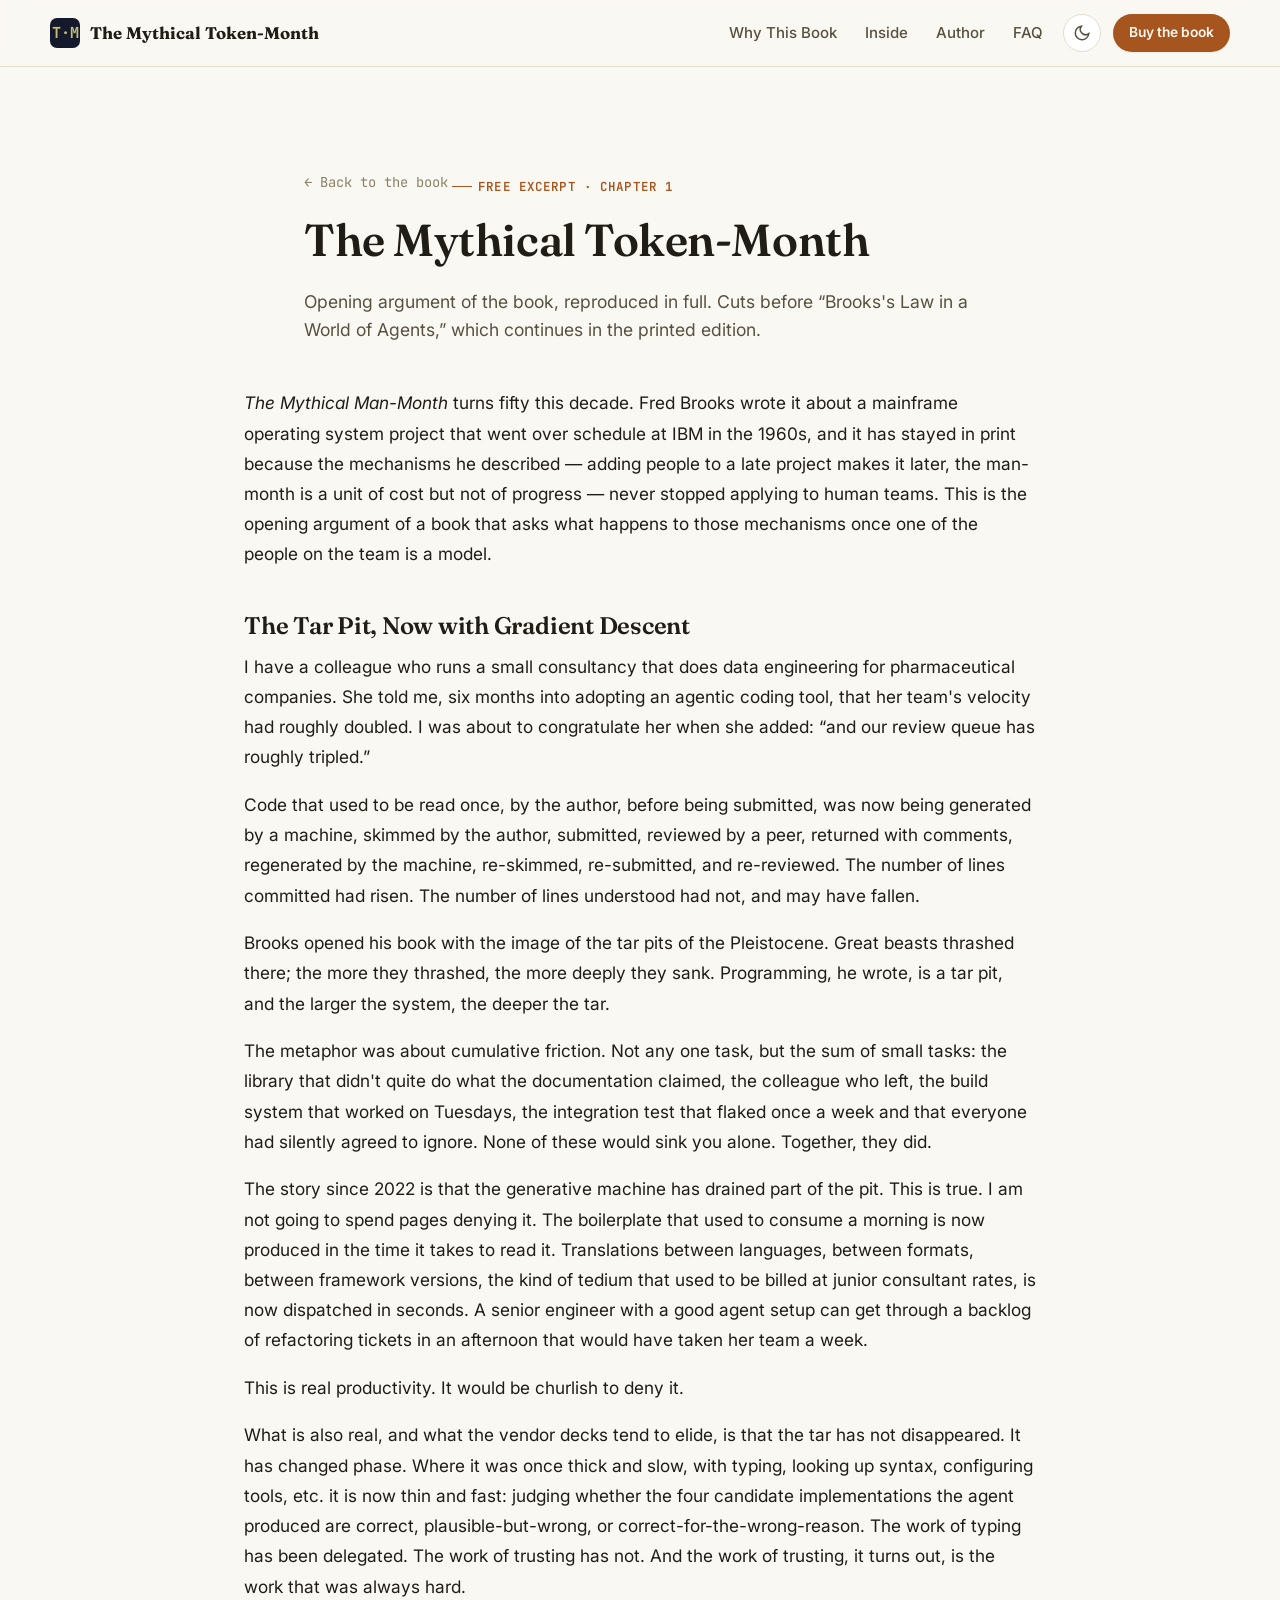
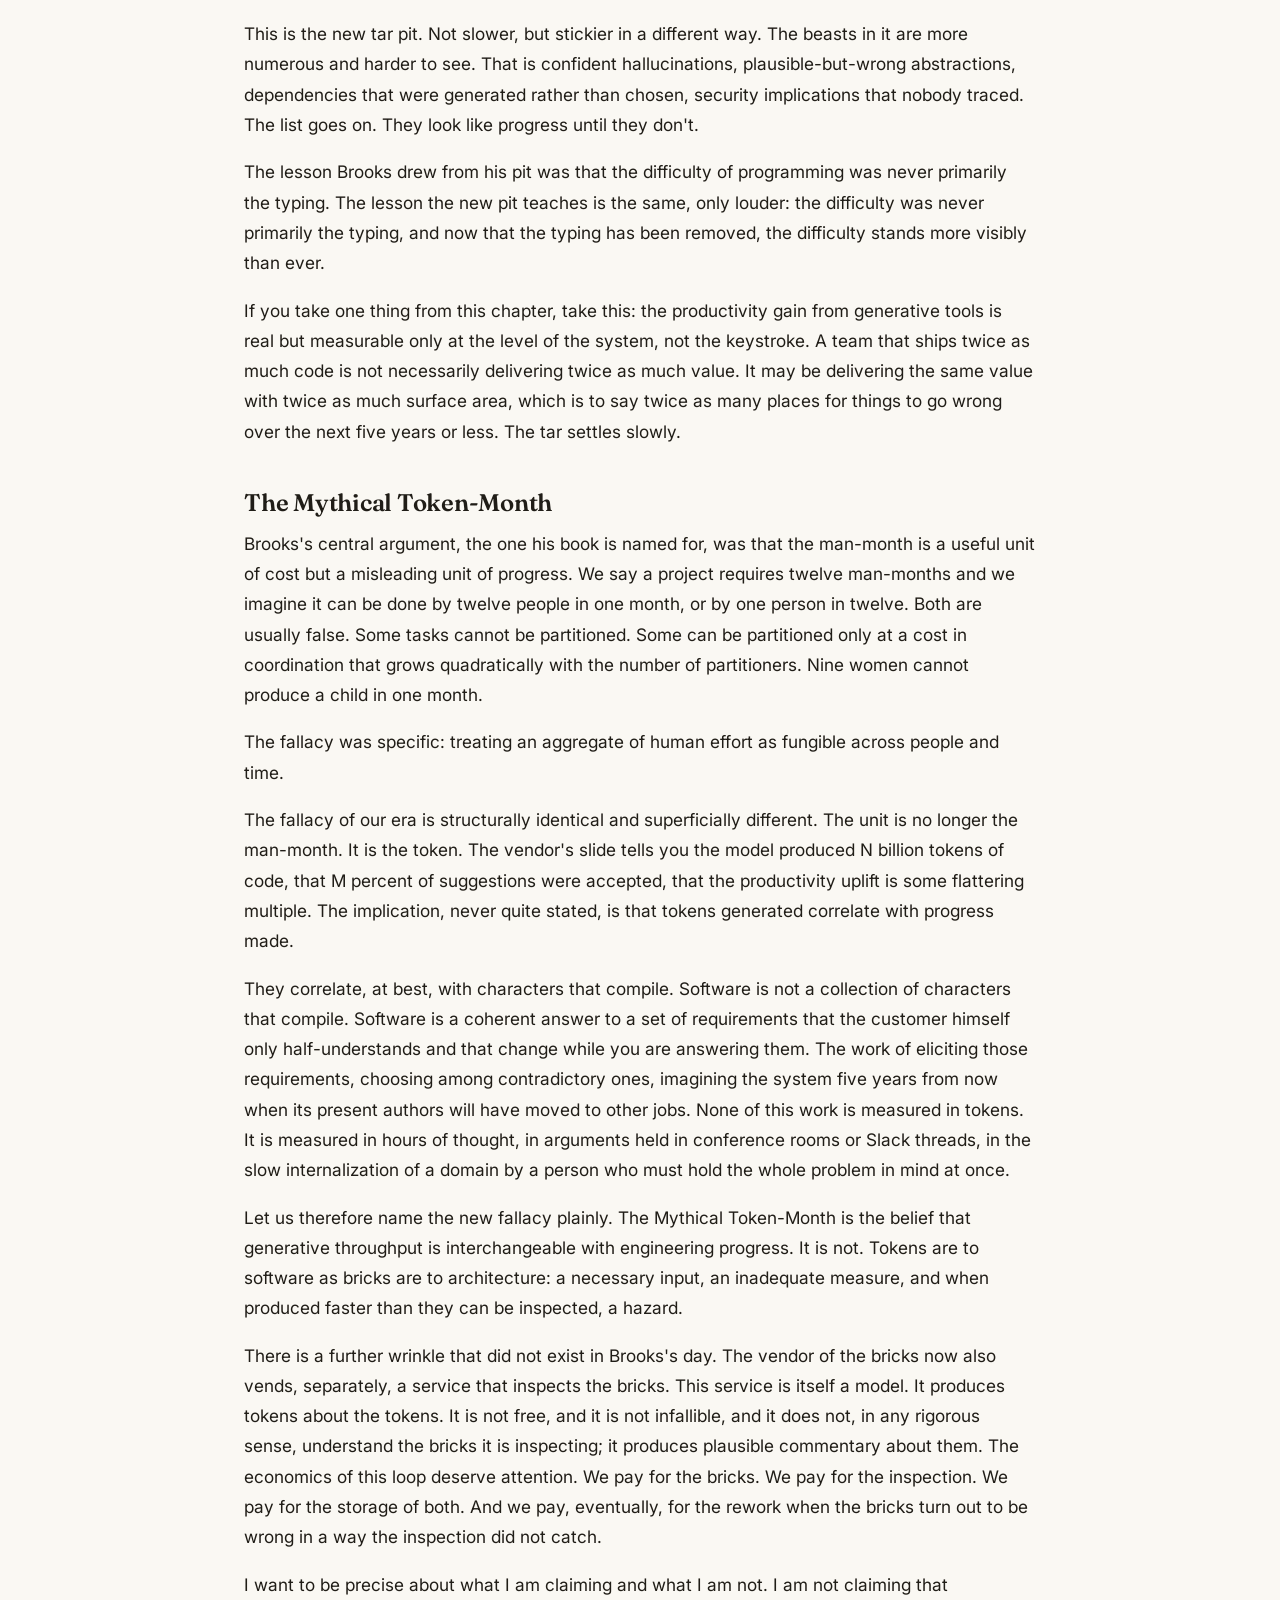
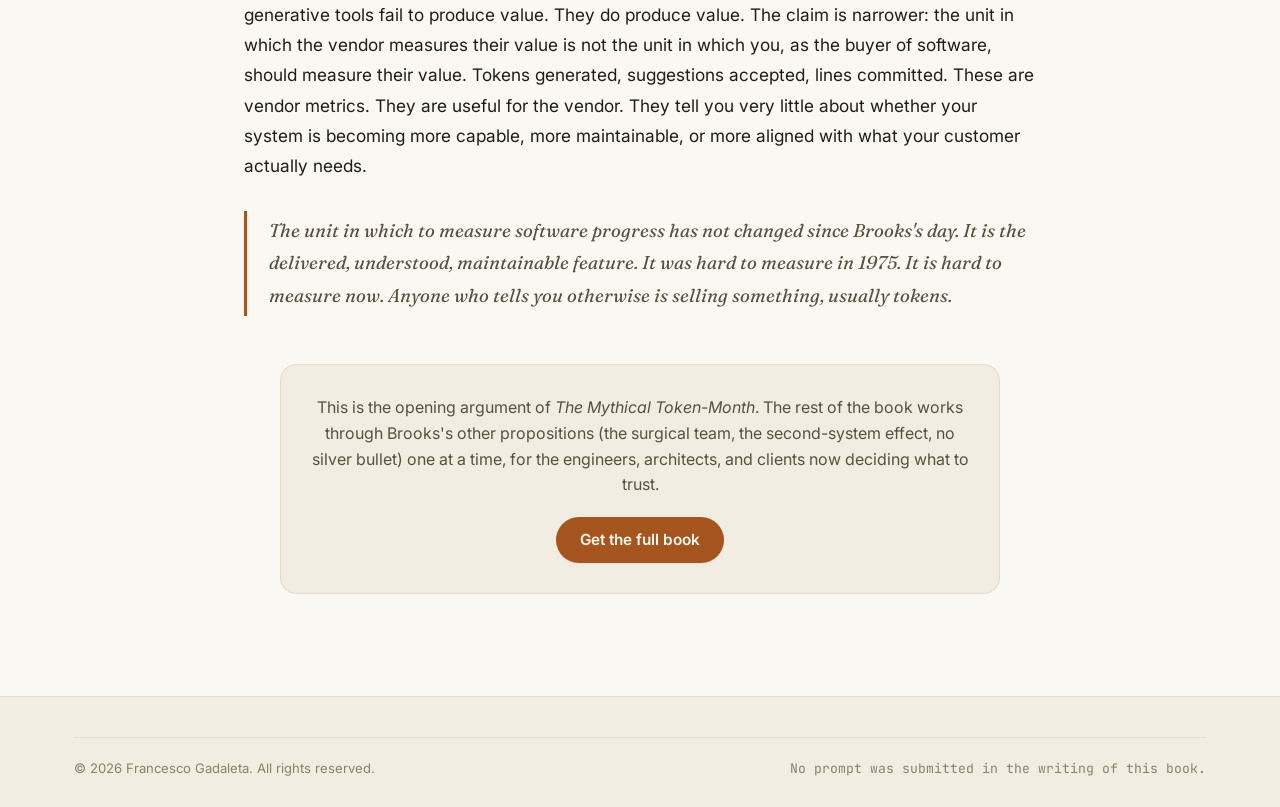
<file: excerpt.html>
<!doctype html>
<html lang="en">
<head>
<meta charset="utf-8">
<meta name="viewport" content="width=device-width, initial-scale=1">
<title>Chapter 1 Excerpt: The Mythical Token-Month</title>
<meta name="description" content="Read the opening chapter of The Mythical Token-Month, free: 'The Tar Pit, Now with Gradient Descent' and 'The Mythical Token-Month.'">

<meta property="og:type" content="article">
<meta property="og:title" content="Chapter 1 Excerpt: The Mythical Token-Month">
<meta property="og:description" content="The tar pit, redrawn for the era of gradient descent. Read the opening chapter free.">
<meta property="og:image" content="https://mythicaltokenmonth.com/assets/og-image.jpg">
<meta property="og:url" content="https://mythicaltokenmonth.com/excerpt.html">

<link rel="icon" href="data:image/svg+xml,%3Csvg xmlns='http://www.w3.org/2000/svg' viewBox='0 0 100 100'%3E%3Crect width='100' height='100' rx='20' fill='%2314192b'/%3E%3Ctext x='50' y='68' font-size='58' text-anchor='middle' fill='%23c6be76' font-family='monospace' font-weight='700'%3ET%3C/text%3E%3C/svg%3E">
<link rel="stylesheet" href="css/style.css">
</head>
<body>

<header class="site-header">
  <div class="container nav">
    <a href="index.html" class="brand"><span class="mark">T·M</span><span class="brand-text">The Mythical Token&#8209;Month</span></a>
    <nav class="nav-links">
      <a href="index.html#why">Why This Book</a>
      <a href="index.html#inside">Inside</a>
      <a href="index.html#author">Author</a>
      <a href="index.html#faq">FAQ</a>
    </nav>
    <div class="nav-actions">
      <button class="theme-toggle" id="themeToggle" aria-label="Toggle dark mode" type="button">
        <svg class="icon-moon" viewBox="0 0 24 24" fill="none" stroke="currentColor" stroke-width="2" stroke-linecap="round"><path d="M21 12.8A9 9 0 1 1 11.2 3 7 7 0 0 0 21 12.8Z"/></svg>
        <svg class="icon-sun" viewBox="0 0 24 24" fill="none" stroke="currentColor" stroke-width="2" stroke-linecap="round"><circle cx="12" cy="12" r="4"/><path d="M12 2v2M12 20v2M4.9 4.9l1.4 1.4M17.7 17.7l1.4 1.4M2 12h2M20 12h2M4.9 19.1l1.4-1.4M17.7 6.3l1.4-1.4"/></svg>
      </button>
      <a href="index.html#buy" class="btn btn-primary btn-sm nav-buy">Buy the book</a>
      <button class="nav-toggle" id="navToggle" aria-label="Open menu" type="button">
        <svg viewBox="0 0 24 24" fill="none" stroke="currentColor" stroke-width="2" stroke-linecap="round"><path d="M3 6h18M3 12h18M3 18h18"/></svg>
      </button>
    </div>
  </div>
  <div class="mobile-menu container" id="mobileMenu">
    <a href="index.html#why">Why This Book</a>
    <a href="index.html#inside">Inside</a>
    <a href="index.html#author">Author</a>
    <a href="index.html#faq">FAQ</a>
    <a href="index.html#buy" class="btn btn-primary btn-block">Buy the book</a>
  </div>
</header>

<main>
  <section class="section" style="padding-bottom:0;">
    <div class="container excerpt-page-header">
      <a href="index.html" class="back-link">&larr; Back to the book</a>
      <span class="kicker">Free excerpt &middot; Chapter 1</span>
      <h1 style="font-size:clamp(2rem,4vw,2.8rem);">The Mythical Token&#8209;Month</h1>
      <p class="lede" style="color:var(--text-soft);font-size:1.1rem;">Opening argument of the book, reproduced in full. Cuts before &ldquo;Brooks's Law in a World of Agents,&rdquo; which continues in the printed edition.</p>
    </div>
  </section>

  <section class="section" style="padding-top:0;">
    <div class="container">
      <article class="excerpt-page-body">
        <p><em>The Mythical Man-Month</em> turns fifty this decade. Fred Brooks wrote it about a mainframe operating system project that went over schedule at IBM in the 1960s, and it has stayed in print because the mechanisms he described &mdash; adding people to a late project makes it later, the man-month is a unit of cost but not of progress &mdash; never stopped applying to human teams. This is the opening argument of a book that asks what happens to those mechanisms once one of the people on the team is a model.</p>

        <h2>The Tar Pit, Now with Gradient Descent</h2>

        <p>I have a colleague who runs a small consultancy that does data engineering for pharmaceutical companies. She told me, six months into adopting an agentic coding tool, that her team's velocity had roughly doubled. I was about to congratulate her when she added: &ldquo;and our review queue has roughly tripled.&rdquo;</p>

        <p>Code that used to be read once, by the author, before being submitted, was now being generated by a machine, skimmed by the author, submitted, reviewed by a peer, returned with comments, regenerated by the machine, re-skimmed, re-submitted, and re-reviewed. The number of lines committed had risen. The number of lines understood had not, and may have fallen.</p>

        <p>Brooks opened his book with the image of the tar pits of the Pleistocene. Great beasts thrashed there; the more they thrashed, the more deeply they sank. Programming, he wrote, is a tar pit, and the larger the system, the deeper the tar.</p>

        <p>The metaphor was about cumulative friction. Not any one task, but the sum of small tasks: the library that didn't quite do what the documentation claimed, the colleague who left, the build system that worked on Tuesdays, the integration test that flaked once a week and that everyone had silently agreed to ignore. None of these would sink you alone. Together, they did.</p>

        <p>The story since 2022 is that the generative machine has drained part of the pit. This is true. I am not going to spend pages denying it. The boilerplate that used to consume a morning is now produced in the time it takes to read it. Translations between languages, between formats, between framework versions, the kind of tedium that used to be billed at junior consultant rates, is now dispatched in seconds. A senior engineer with a good agent setup can get through a backlog of refactoring tickets in an afternoon that would have taken her team a week.</p>

        <p>This is real productivity. It would be churlish to deny it.</p>

        <p>What is also real, and what the vendor decks tend to elide, is that the tar has not disappeared. It has changed phase. Where it was once thick and slow, with typing, looking up syntax, configuring tools, etc. it is now thin and fast: judging whether the four candidate implementations the agent produced are correct, plausible-but-wrong, or correct-for-the-wrong-reason. The work of typing has been delegated. The work of trusting has not. And the work of trusting, it turns out, is the work that was always hard.</p>

        <p>This is the new tar pit. Not slower, but stickier in a different way. The beasts in it are more numerous and harder to see. That is confident hallucinations, plausible-but-wrong abstractions, dependencies that were generated rather than chosen, security implications that nobody traced. The list goes on. They look like progress until they don't.</p>

        <p>The lesson Brooks drew from his pit was that the difficulty of programming was never primarily the typing. The lesson the new pit teaches is the same, only louder: the difficulty was never primarily the typing, and now that the typing has been removed, the difficulty stands more visibly than ever.</p>

        <p>If you take one thing from this chapter, take this: the productivity gain from generative tools is real but measurable only at the level of the system, not the keystroke. A team that ships twice as much code is not necessarily delivering twice as much value. It may be delivering the same value with twice as much surface area, which is to say twice as many places for things to go wrong over the next five years or less. The tar settles slowly.</p>

        <h2>The Mythical Token-Month</h2>

        <p>Brooks's central argument, the one his book is named for, was that the man-month is a useful unit of cost but a misleading unit of progress. We say a project requires twelve man-months and we imagine it can be done by twelve people in one month, or by one person in twelve. Both are usually false. Some tasks cannot be partitioned. Some can be partitioned only at a cost in coordination that grows quadratically with the number of partitioners. Nine women cannot produce a child in one month.</p>

        <p>The fallacy was specific: treating an aggregate of human effort as fungible across people and time.</p>

        <p>The fallacy of our era is structurally identical and superficially different. The unit is no longer the man-month. It is the token. The vendor's slide tells you the model produced N billion tokens of code, that M percent of suggestions were accepted, that the productivity uplift is some flattering multiple. The implication, never quite stated, is that tokens generated correlate with progress made.</p>

        <p>They correlate, at best, with characters that compile. Software is not a collection of characters that compile. Software is a coherent answer to a set of requirements that the customer himself only half-understands and that change while you are answering them. The work of eliciting those requirements, choosing among contradictory ones, imagining the system five years from now when its present authors will have moved to other jobs. None of this work is measured in tokens. It is measured in hours of thought, in arguments held in conference rooms or Slack threads, in the slow internalization of a domain by a person who must hold the whole problem in mind at once.</p>

        <p>Let us therefore name the new fallacy plainly. The Mythical Token-Month is the belief that generative throughput is interchangeable with engineering progress. It is not. Tokens are to software as bricks are to architecture: a necessary input, an inadequate measure, and when produced faster than they can be inspected, a hazard.</p>

        <p>There is a further wrinkle that did not exist in Brooks's day. The vendor of the bricks now also vends, separately, a service that inspects the bricks. This service is itself a model. It produces tokens about the tokens. It is not free, and it is not infallible, and it does not, in any rigorous sense, understand the bricks it is inspecting; it produces plausible commentary about them. The economics of this loop deserve attention. We pay for the bricks. We pay for the inspection. We pay for the storage of both. And we pay, eventually, for the rework when the bricks turn out to be wrong in a way the inspection did not catch.</p>

        <p>I want to be precise about what I am claiming and what I am not. I am not claiming that generative tools fail to produce value. They do produce value. The claim is narrower: the unit in which the vendor measures their value is not the unit in which you, as the buyer of software, should measure their value. Tokens generated, suggestions accepted, lines committed. These are vendor metrics. They are useful for the vendor. They tell you very little about whether your system is becoming more capable, more maintainable, or more aligned with what your customer actually needs.</p>

        <blockquote>The unit in which to measure software progress has not changed since Brooks's day. It is the delivered, understood, maintainable feature. It was hard to measure in 1975. It is hard to measure now. Anyone who tells you otherwise is selling something, usually tokens.</blockquote>
      </article>

      <div class="excerpt-cta">
        <p style="margin-bottom:1.2em;color:var(--text-soft);">This is the opening argument of <em>The Mythical Token-Month</em>. The rest of the book works through Brooks's other propositions (the surgical team, the second-system effect, no silver bullet) one at a time, for the engineers, architects, and clients now deciding what to trust.</p>
        <a href="index.html#buy" class="btn btn-primary">Get the full book</a>
      </div>
    </div>
  </section>
</main>

<footer class="site-footer">
  <div class="container">
    <div class="footer-bottom">
      <span>&copy; <span id="year"></span> Francesco Gadaleta. All rights reserved.</span>
      <span class="noai-badge">No prompt was submitted in the writing of this book.</span>
    </div>
  </div>
</footer>

<script src="js/main.js"></script>
</body>
</html>
</file>
<file: css/style.css>
/* ==========================================================================
   The Mythical Token-Month — landing page
   Design: editorial / book-jacket, not SaaS. Ink navy + khaki + rust,
   pulled from the actual cover art. Serif display, sans body, mono for
   terminology (mirrors the book's own font stack).
   ========================================================================== */

@import url('https://fonts.googleapis.com/css2?family=Fraunces:ital,opsz,wght@0,9..144,400;0,9..144,500;0,9..144,600;0,9..144,700;1,9..144,500&family=Inter:wght@400;500;600;700;800&family=JetBrains+Mono:wght@400;500;600&display=swap');

:root {
  /* Palette — light (default) */
  --ink: #14192b;
  --ink-soft: #2b3350;
  --paper: #faf8f3;
  --paper-raised: #ffffff;
  --paper-sunk: #f1ede2;
  --khaki: #c6be76;
  --khaki-soft: #eee9cf;
  --rust: #a6551f;
  --rust-strong: #8a4517;
  --line: #e4ddc9;
  --text: #201d17;
  --text-soft: #58513f;
  --text-faint: #8a8267;

  /* Text on panels that are always dark (ink background) regardless of
     site theme — must NOT flip with --khaki-soft, which is themed. */
  --on-ink: #f6f2e6;
  --on-ink-soft: #d9d2b8;

  --shadow-sm: 0 1px 2px rgba(20, 25, 43, 0.06);
  --shadow-md: 0 8px 24px rgba(20, 25, 43, 0.10);
  --shadow-lg: 0 20px 48px rgba(20, 25, 43, 0.16);

  --font-display: "Fraunces", Georgia, "Times New Roman", serif;
  --font-body: "Inter", -apple-system, BlinkMacSystemFont, "Segoe UI", sans-serif;
  --font-mono: "JetBrains Mono", ui-monospace, SFMono-Regular, Menlo, Consolas, monospace;

  --container: 1180px;
  --radius: 10px;
  --radius-lg: 16px;
}

/* Light is always the default, regardless of OS preference — dark mode
   is opt-in only, via the manual toggle (persisted in localStorage). */
:root[data-theme="dark"] {
  --ink: #0c0f1a;
  --paper: #14182a;
  --paper-raised: #1b2036;
  --paper-sunk: #10131f;
  --khaki-soft: #2a2a1e;
  --line: #2c3149;
  --text: #ece9de;
  --text-soft: #b9b4a2;
  --text-faint: #7c7867;
  --rust: #d38a4f;
  --rust-strong: #e8a568;
  --shadow-sm: 0 1px 2px rgba(0, 0, 0, 0.3);
  --shadow-md: 0 8px 24px rgba(0, 0, 0, 0.35);
  --shadow-lg: 0 24px 56px rgba(0, 0, 0, 0.5);
}

* { box-sizing: border-box; }
html { scroll-behavior: smooth; overflow-x: hidden; }

body {
  margin: 0;
  overflow-x: hidden;
  background: var(--paper);
  color: var(--text);
  font-family: var(--font-body);
  font-size: 16px;
  line-height: 1.6;
  -webkit-font-smoothing: antialiased;
  transition: background-color .2s ease, color .2s ease;
}

img { max-width: 100%; height: auto; display: block; }

a { color: inherit; text-decoration: none; }

.container {
  max-width: var(--container);
  margin: 0 auto;
  padding: 0 24px;
}

h1, h2, h3, h4 {
  font-family: var(--font-display);
  font-weight: 600;
  line-height: 1.12;
  margin: 0 0 .5em;
  color: var(--text);
  letter-spacing: -0.01em;
}

p { margin: 0 0 1em; }

.kicker {
  font-family: var(--font-mono);
  font-size: 0.78rem;
  letter-spacing: 0.09em;
  text-transform: uppercase;
  color: var(--rust);
  font-weight: 600;
  display: inline-flex;
  align-items: center;
  gap: .5em;
  margin-bottom: 1em;
}
.kicker::before {
  content: "";
  width: 1.6em;
  height: 1px;
  background: var(--rust);
  display: inline-block;
}

.eyebrow-line { display:flex; align-items:center; gap:.6em; }

.section {
  padding: clamp(56px, 8vw, 108px) 0;
}
.section-alt { background: var(--paper-sunk); }
.section-head {
  max-width: 680px;
  margin: 0 0 clamp(32px, 5vw, 56px);
}
.section-head.center { margin-left: auto; margin-right: auto; text-align: center; }
.section-head h2 { font-size: clamp(1.7rem, 3vw, 2.4rem); }
.section-head .lede { font-size: 1.08rem; color: var(--text-soft); }

/* -------------------------------- buttons -------------------------------- */
.btn {
  display: inline-flex;
  align-items: center;
  justify-content: center;
  gap: .5em;
  font-family: var(--font-body);
  font-weight: 600;
  font-size: 0.96rem;
  padding: 0.85em 1.5em;
  border-radius: 999px;
  border: 1px solid transparent;
  cursor: pointer;
  transition: transform .15s ease, box-shadow .15s ease, background-color .15s ease, border-color .15s ease;
  min-height: 46px;
  line-height: 1;
}
.btn:active { transform: translateY(1px); }

.btn-primary {
  background: var(--rust);
  color: #fff8ee;
  box-shadow: var(--shadow-sm);
}
.btn-primary:hover { background: var(--rust-strong); box-shadow: var(--shadow-md); }

.btn-ghost {
  background: transparent;
  color: var(--text);
  border-color: var(--line);
}
.btn-ghost:hover { border-color: var(--rust); color: var(--rust); }

.btn-dark {
  background: var(--ink);
  color: #fbf9f2;
}
.btn-dark:hover { background: var(--ink-soft); }

.btn-block { width: 100%; }
.btn-sm { padding: .6em 1.1em; font-size: .86rem; min-height: 38px; }

.btn-amazon {
  background: #232f3e;
  color: #fff;
}
.btn-amazon:hover { background: #37475a; }

.btn[aria-disabled="true"] {
  background: var(--paper-sunk);
  color: var(--text-faint);
  cursor: default;
  box-shadow: none;
}
.btn[aria-disabled="true"]:hover { background: var(--paper-sunk); }

/* --------------------------------- nav ----------------------------------- */
.site-header {
  position: sticky;
  top: 0;
  z-index: 100;
  background: color-mix(in srgb, var(--paper) 88%, transparent);
  backdrop-filter: saturate(140%) blur(10px);
  border-bottom: 1px solid var(--line);
}
.nav {
  display: flex;
  align-items: center;
  justify-content: space-between;
  padding: 14px 0;
  gap: 20px;
}
.brand {
  display: flex;
  align-items: center;
  gap: .6em;
  font-family: var(--font-display);
  font-weight: 700;
  font-size: 1.05rem;
  color: var(--text);
  min-width: 0;
  flex: 1 1 auto;
  overflow: hidden;
}
.brand .brand-text {
  overflow: hidden;
  text-overflow: ellipsis;
  white-space: nowrap;
}
.brand .mark {
  width: 30px; height: 30px;
  flex: 0 0 auto;
  border-radius: 7px;
  background: var(--ink);
  color: var(--khaki);
  display: inline-flex;
  align-items: center;
  justify-content: center;
  font-family: var(--font-mono);
  font-weight: 700;
  font-size: 0.95rem;
}
:root[data-theme="dark"] .brand .mark { background: var(--khaki); color: var(--ink); }

.nav-links {
  display: flex;
  align-items: center;
  gap: 28px;
  font-size: 0.94rem;
  font-weight: 500;
  color: var(--text-soft);
}
.nav-links a:hover { color: var(--rust); }

.nav-actions { display: flex; align-items: center; gap: 12px; flex: 0 0 auto; }

.theme-toggle {
  width: 38px; height: 38px;
  border-radius: 999px;
  border: 1px solid var(--line);
  background: var(--paper-raised);
  display: inline-flex;
  align-items: center;
  justify-content: center;
  cursor: pointer;
  color: var(--text-soft);
  flex: 0 0 auto;
}
.theme-toggle:hover { color: var(--rust); border-color: var(--rust); }
.theme-toggle svg { width: 18px; height: 18px; }
.icon-sun { display: none; }
:root[data-theme="dark"] .icon-moon { display: none; }
:root[data-theme="dark"] .icon-sun { display: block; }

.nav-toggle {
  display: none;
  width: 40px; height: 40px;
  border-radius: 8px;
  border: 1px solid var(--line);
  background: var(--paper-raised);
  align-items: center;
  justify-content: center;
  cursor: pointer;
}
.nav-toggle svg { width: 20px; height: 20px; }

/* --------------------------------- hero ----------------------------------- */
.hero {
  padding: clamp(40px, 7vw, 88px) 0 clamp(48px, 7vw, 96px);
  background:
    radial-gradient(1100px 480px at 82% -10%, color-mix(in srgb, var(--khaki) 30%, transparent), transparent 60%),
    var(--paper);
}
.hero .container {
  display: grid;
  grid-template-columns: minmax(0, 1.05fr) minmax(0, 0.85fr);
  gap: clamp(32px, 6vw, 72px);
  align-items: center;
}
.hero-copy h1 {
  font-size: clamp(2.3rem, 4.6vw, 3.6rem);
  margin-bottom: .34em;
}
.hero-copy .subtitle {
  font-family: var(--font-display);
  font-style: italic;
  font-weight: 500;
  font-size: clamp(1.05rem, 1.6vw, 1.3rem);
  color: var(--text-soft);
  margin-bottom: 1.1em;
}
.hero-pitch {
  font-size: 1.1rem;
  color: var(--text-soft);
  max-width: 54ch;
}
.byline {
  display: flex;
  align-items: center;
  gap: .6em;
  font-size: 0.92rem;
  color: var(--text-faint);
  margin: 1.4em 0 1.8em;
  font-family: var(--font-mono);
}
.byline .dot { color: var(--rust); }

.hero-ctas {
  display: flex;
  flex-wrap: wrap;
  gap: 12px;
  margin-bottom: 1.6em;
}

.hero-trust {
  display: flex;
  flex-wrap: wrap;
  gap: 8px 22px;
  font-size: 0.86rem;
  color: var(--text-faint);
}
.hero-trust span { display: inline-flex; align-items: center; gap: .5em; }
.hero-trust svg { width: 15px; height: 15px; color: var(--rust); flex: 0 0 auto; }

.hero-art { position: relative; display: flex; justify-content: center; padding: 0 20px; }
.book-stack {
  position: relative;
  width: min(100%, 360px);
}
.book-stack img {
  width: 100%;
  aspect-ratio: 900 / 1436;
  border-radius: 6px;
  box-shadow: var(--shadow-lg);
  transform: rotate(2.5deg);
  border: 1px solid rgba(0,0,0,.06);
}
.book-stack .format-pill {
  position: absolute;
  bottom: -18px;
  left: -18px;
  background: var(--ink);
  color: var(--on-ink);
  font-family: var(--font-mono);
  font-size: 0.78rem;
  padding: 10px 16px;
  border-radius: 10px;
  box-shadow: var(--shadow-md);
  transform: rotate(-3deg);
}

/* ------------------------------ credibility -------------------------------- */
.credibility {
  border-top: 1px solid var(--line);
  border-bottom: 1px solid var(--line);
  padding: 26px 0;
  background: var(--paper-raised);
}
.credibility .container {
  display: flex;
  flex-wrap: wrap;
  gap: 18px 40px;
  justify-content: center;
  align-items: center;
  font-family: var(--font-mono);
  font-size: 0.84rem;
  color: var(--text-faint);
  text-align: center;
}
.credibility strong { color: var(--text-soft); font-weight: 600; }

/* -------------------------------- quotes ----------------------------------- */
.quote-grid {
  display: grid;
  grid-template-columns: repeat(2, 1fr);
  gap: 20px;
}
.quote-card {
  background: var(--paper-raised);
  border: 1px solid var(--line);
  border-radius: var(--radius-lg);
  padding: 28px 26px;
  box-shadow: var(--shadow-sm);
}
.quote-card blockquote {
  margin: 0 0 .9em;
  font-family: var(--font-display);
  font-style: italic;
  font-size: 1.14rem;
  line-height: 1.45;
  color: var(--text);
}
.quote-card cite {
  font-style: normal;
  font-family: var(--font-mono);
  font-size: 0.78rem;
  color: var(--text-faint);
}

/* -------------------------------- why grid ---------------------------------- */
.why-layout {
  display: grid;
  grid-template-columns: 1fr 1fr;
  gap: 48px;
  align-items: start;
}
.why-layout .lede { font-size: 1.12rem; }

.stance-list { list-style: none; margin: 0; padding: 0; display: grid; gap: 14px; }
.stance-list li {
  display: flex;
  gap: 12px;
  padding: 14px 16px;
  background: var(--paper-raised);
  border: 1px solid var(--line);
  border-radius: var(--radius);
  font-size: 0.95rem;
  color: var(--text-soft);
}
.stance-list svg { flex: 0 0 auto; width: 18px; height: 18px; color: var(--rust); margin-top: 2px; }

/* -------------------------------- personas ---------------------------------- */
.persona-grid {
  display: grid;
  grid-template-columns: repeat(4, 1fr);
  gap: 18px;
}
.persona-card {
  background: var(--paper-raised);
  border: 1px solid var(--line);
  border-radius: var(--radius-lg);
  padding: 26px 22px;
  box-shadow: var(--shadow-sm);
}
.persona-card .num {
  font-family: var(--font-mono);
  font-size: 0.78rem;
  color: var(--rust);
  font-weight: 600;
  margin-bottom: 0.8em;
  display: block;
}
.persona-card h3 { font-size: 1.12rem; margin-bottom: .5em; }
.persona-card p { font-size: 0.92rem; color: var(--text-soft); margin: 0; }

/* --------------------------------- toc --------------------------------- */
.toc-meta {
  display: flex; flex-wrap: wrap; gap: 10px 24px;
  font-family: var(--font-mono); font-size: 0.85rem; color: var(--text-faint);
  margin-bottom: 28px;
}
.toc-list { display: grid; gap: 1px; background: var(--line); border: 1px solid var(--line); border-radius: var(--radius-lg); overflow: hidden; }
.toc-item { background: var(--paper-raised); }
.toc-item summary {
  list-style: none;
  cursor: pointer;
  padding: 18px 22px;
  display: flex;
  align-items: center;
  gap: 18px;
  font-weight: 600;
  font-size: 1rem;
}
.toc-item summary::-webkit-details-marker { display: none; }
.toc-item summary .chno {
  font-family: var(--font-mono);
  font-size: 0.8rem;
  color: var(--rust);
  flex: 0 0 auto;
  width: 3.4em;
}
.toc-item summary .chtitle { flex: 1; }
.toc-item summary .chev {
  width: 18px; height: 18px;
  color: var(--text-faint);
  transition: transform .2s ease;
  flex: 0 0 auto;
}
.toc-item[open] summary .chev { transform: rotate(180deg); }
.toc-item .chbody {
  padding: 0 22px 22px 22px;
  margin-left: 3.4em;
  color: var(--text-soft);
  font-size: 0.96rem;
  max-width: 68ch;
}
.toc-item .chbody blockquote {
  margin: .8em 0 0;
  padding-left: 14px;
  border-left: 2px solid var(--rust);
  font-family: var(--font-display);
  font-style: italic;
  color: var(--text);
}

/* -------------------------------- excerpt teaser ---------------------------------- */
.excerpt-panel {
  background: var(--ink);
  color: var(--on-ink);
  border-radius: var(--radius-lg);
  padding: clamp(28px, 5vw, 52px);
  display: grid;
  grid-template-columns: 1fr 1fr;
  gap: 40px;
  align-items: center;
}
.excerpt-panel h2 { color: #fbf9f2; }
.excerpt-panel .lede { color: var(--on-ink-soft); }
.excerpt-body p {
  font-family: var(--font-display);
  font-size: 1.05rem;
  line-height: 1.7;
  color: var(--on-ink);
}
.excerpt-body p:first-of-type::first-letter {
  font-size: 3.4em;
  float: left;
  line-height: .9;
  padding: .05em .08em 0 0;
  font-family: var(--font-display);
  color: var(--rust);
}
.excerpt-fade {
  position: relative;
  max-height: 240px;
  overflow: hidden;
}
.excerpt-fade::after {
  content: "";
  position: absolute;
  inset: auto 0 0 0;
  height: 90px;
  background: linear-gradient(to bottom, transparent, var(--ink));
}

/* --------------------------------- author --------------------------------- */
.author-layout {
  display: grid;
  grid-template-columns: 220px 1fr;
  gap: 44px;
  align-items: start;
}
.author-photo img {
  width: 100%;
  aspect-ratio: 400 / 394;
  border-radius: var(--radius-lg);
  box-shadow: var(--shadow-md);
  border: 1px solid var(--line);
}
.author-links { display: flex; flex-wrap: wrap; gap: 10px; margin-top: 1.4em; }

/* --------------------------------- buy ------------------------------------ */
.buy-grid {
  display: grid;
  grid-template-columns: repeat(3, 1fr);
  gap: 20px;
}
.buy-card {
  background: var(--paper-raised);
  border: 1px solid var(--line);
  border-radius: var(--radius-lg);
  padding: 30px 26px;
  display: flex;
  flex-direction: column;
  box-shadow: var(--shadow-sm);
  position: relative;
}
.buy-card.featured {
  border-color: var(--rust);
  box-shadow: var(--shadow-md);
}
.buy-card .ribbon {
  position: absolute;
  top: -12px; left: 24px;
  background: var(--rust);
  color: #fff8ee;
  font-family: var(--font-mono);
  font-size: 0.72rem;
  font-weight: 600;
  letter-spacing: .04em;
  padding: 5px 12px;
  border-radius: 999px;
}
.buy-card .ribbon.ribbon-muted {
  background: var(--paper-sunk);
  color: var(--text-faint);
  border: 1px solid var(--line);
}
.buy-card .format {
  font-family: var(--font-mono);
  font-size: 0.78rem;
  color: var(--rust);
  text-transform: uppercase;
  letter-spacing: .06em;
  font-weight: 600;
  margin-bottom: .6em;
}
.buy-card h3 { font-size: 1.28rem; margin-bottom: .3em; }
.buy-card .price { font-family: var(--font-mono); font-size: 1rem; color: var(--text-faint); margin-bottom: 1em; }
.buy-card .price strong { font-size: 1.5rem; color: var(--text); font-family: var(--font-body); font-weight: 700; }
.buy-card ul { list-style: none; margin: 0 0 1.6em; padding: 0; display: grid; gap: 9px; flex: 1; }
.buy-card ul li { display: flex; gap: 10px; font-size: 0.92rem; color: var(--text-soft); }
.buy-card ul svg { width: 16px; height: 16px; color: var(--rust); flex: 0 0 auto; margin-top: 3px; }
.buy-note {
  margin-top: 28px;
  font-size: 0.86rem;
  color: var(--text-faint);
  text-align: center;
}

/* --------------------------------- faq ------------------------------------ */
.faq-list { display: grid; gap: 1px; background: var(--line); border: 1px solid var(--line); border-radius: var(--radius-lg); overflow: hidden; max-width: 820px; }
.faq-item { background: var(--paper-raised); }
.faq-item summary {
  list-style: none;
  cursor: pointer;
  padding: 20px 22px;
  font-weight: 600;
  display: flex;
  justify-content: space-between;
  gap: 16px;
  align-items: center;
}
.faq-item summary::-webkit-details-marker { display: none; }
.faq-item summary .chev { width: 18px; height: 18px; color: var(--text-faint); transition: transform .2s ease; flex: 0 0 auto; }
.faq-item[open] summary .chev { transform: rotate(45deg); }
.faq-item .a { padding: 0 22px 22px; color: var(--text-soft); max-width: 70ch; }

/* -------------------------------- footer cta -------------------------------- */
.footer-cta {
  background: var(--ink);
  color: var(--on-ink);
  text-align: center;
  padding: clamp(56px, 8vw, 96px) 0;
}
.footer-cta h2 { color: #fbf9f2; font-size: clamp(1.7rem, 3.4vw, 2.6rem); }
.footer-cta .lede { color: var(--on-ink-soft); max-width: 56ch; margin: 0 auto 2em; }
.footer-cta .hero-ctas { justify-content: center; }

/* --------------------------------- footer ---------------------------------- */
footer.site-footer {
  background: var(--paper-sunk);
  border-top: 1px solid var(--line);
  padding: 40px 0 28px;
}
.footer-grid {
  display: grid;
  grid-template-columns: 1.4fr 1fr 1fr;
  gap: 32px;
  margin-bottom: 28px;
}
.footer-grid h4 {
  font-family: var(--font-mono);
  font-size: 0.76rem;
  text-transform: uppercase;
  letter-spacing: .07em;
  color: var(--text-faint);
  margin-bottom: 1em;
}
.footer-links { list-style: none; margin: 0; padding: 0; display: grid; gap: 10px; }
.footer-links a { color: var(--text-soft); font-size: 0.92rem; }
.footer-links a:hover { color: var(--rust); }
.footer-bottom {
  border-top: 1px solid var(--line);
  padding-top: 20px;
  display: flex;
  flex-wrap: wrap;
  justify-content: space-between;
  gap: 12px;
  font-size: 0.82rem;
  color: var(--text-faint);
}
.noai-badge {
  display: inline-flex;
  align-items: center;
  gap: .5em;
  font-family: var(--font-mono);
}

/* --------------------------------- excerpt page ----------------------------- */
.excerpt-page-body {
  max-width: 72ch;
  margin: 0 auto;
  font-size: 1.08rem;
  line-height: 1.75;
}
.excerpt-page-body h2 {
  font-size: 1.5rem;
  margin-top: 1.8em;
}
.excerpt-page-body blockquote {
  margin: 1.6em 0;
  padding: 4px 0 4px 22px;
  border-left: 3px solid var(--rust);
  font-family: var(--font-display);
  font-style: italic;
  font-size: 1.16rem;
  color: var(--text-soft);
}
.excerpt-page-header {
  max-width: 72ch;
  margin: 0 auto clamp(28px, 5vw, 44px);
}
.back-link {
  display: inline-flex;
  align-items: center;
  gap: .5em;
  font-family: var(--font-mono);
  font-size: 0.86rem;
  color: var(--text-faint);
  margin-bottom: 1.6em;
}
.back-link:hover { color: var(--rust); }
.excerpt-cta {
  max-width: 72ch;
  margin: 3em auto 0;
  padding: 30px;
  background: var(--paper-sunk);
  border: 1px solid var(--line);
  border-radius: var(--radius-lg);
  text-align: center;
}

/* ----------------------------------------------------------------------------
   Responsive
   ---------------------------------------------------------------------------- */
@media (max-width: 980px) {
  .hero .container { grid-template-columns: minmax(0, 1fr); }
  .hero-art { order: -1; }
  .book-stack { width: min(280px, 60vw); }
  .why-layout { grid-template-columns: 1fr; }
  .quote-grid { grid-template-columns: 1fr; }
  .persona-grid { grid-template-columns: 1fr 1fr; }
  .buy-grid { grid-template-columns: 1fr; max-width: 460px; margin: 0 auto; }
  .excerpt-panel { grid-template-columns: 1fr; }
  .author-layout { grid-template-columns: 1fr; }
  .author-photo { width: 160px; }
  .footer-grid { grid-template-columns: 1fr 1fr; }
}

@media (max-width: 720px) {
  .nav-links { display: none; }
  .nav-toggle { display: inline-flex; }
  .nav-buy { display: none; }
  .nav-actions { gap: 8px; }
  .persona-grid { grid-template-columns: 1fr; }
  .footer-grid { grid-template-columns: 1fr; }
  .toc-item .chbody { margin-left: 0; }
  body.nav-open .mobile-menu { display: flex; }
}

@media (max-width: 460px) {
  .brand-text { display: none; }
}

@media (max-width: 480px) {
  .hero-art { padding: 0 32px; }
  .book-stack { width: min(78vw, 300px); }
  .book-stack img { transform: rotate(1deg); }
  .book-stack .format-pill { left: 0; bottom: -14px; font-size: 0.72rem; padding: 8px 12px; }
}

.mobile-menu {
  display: none;
  flex-direction: column;
  gap: 2px;
  padding: 8px 0 18px;
  border-top: 1px solid var(--line);
}
.mobile-menu a {
  padding: 12px 4px;
  font-weight: 500;
  color: var(--text-soft);
  border-bottom: 1px solid var(--line);
}
.mobile-menu .btn { margin-top: 12px; }

@media (min-width: 721px) {
  .mobile-menu { display: none !important; }
}
</file>
